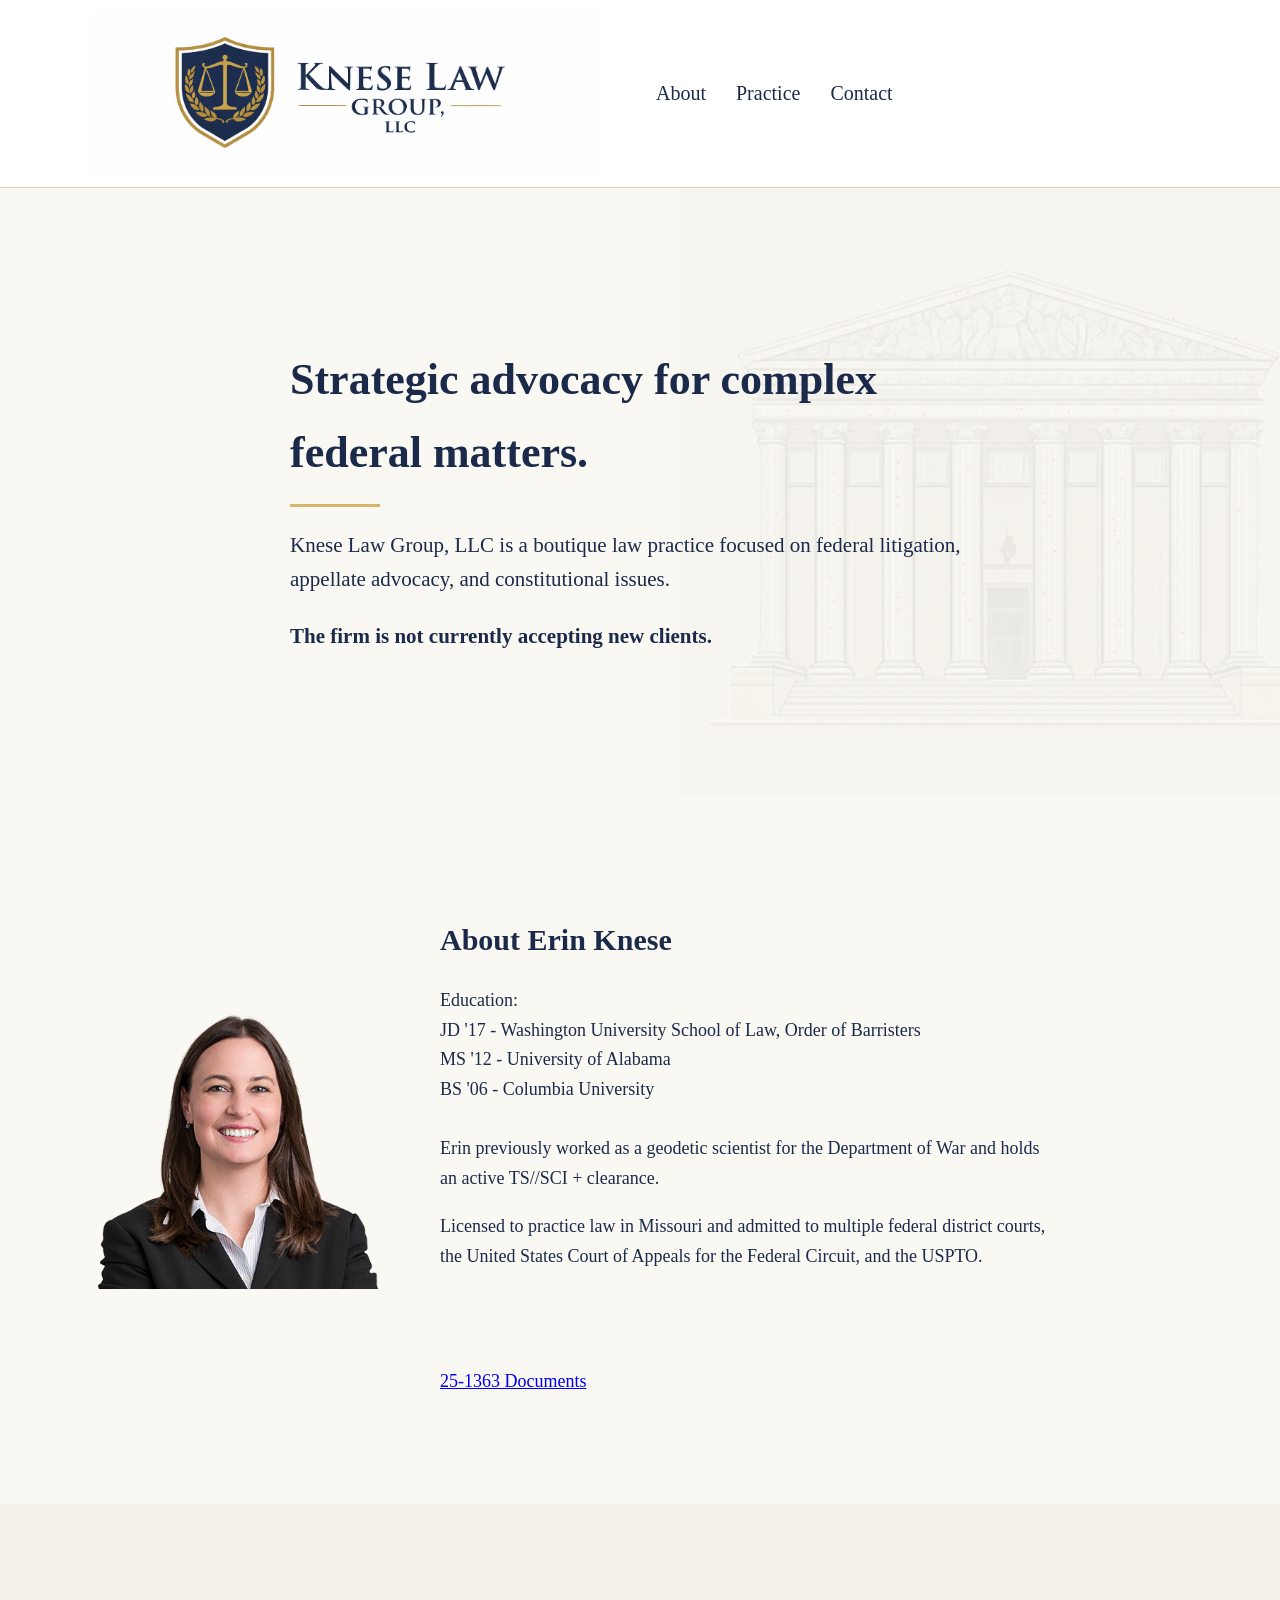
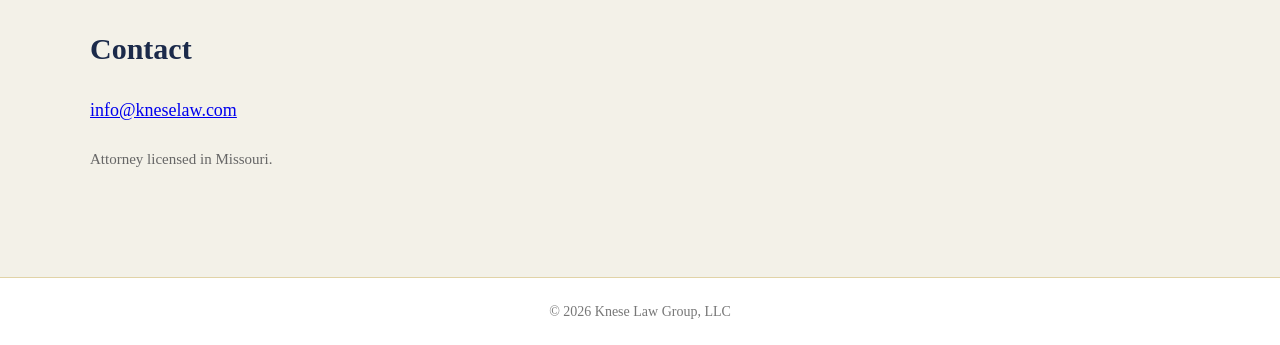
<file: index.html>
<!DOCTYPE html>
<html lang="en">
<head>
<meta charset="UTF-8">
<meta name="viewport" content="width=device-width, initial-scale=1.0">
<title>Knese Law Group, LLC</title>

 <!-- Google tag (gtag.js) -->
<script async src="https://www.googletagmanager.com/gtag/js?id=G-9QTL6NEPR0"></script>
<script>
  window.dataLayer = window.dataLayer || [];
  function gtag(){dataLayer.push(arguments);}
  gtag('js', new Date());

  gtag('config', 'G-9QTL6NEPR0');
</script>


 
<script type="application/ld+json">
{
 "@context": "https://schema.org",
 "@type": "LegalService",
 "name": "Knese Law Group, LLC",
 "url": "https://kneselaw.com",
 "email": "info@kneselaw.com",
 "areaServed": "United States",
 "founder": {
  "@type":"Person",
  "name": "Erin Knese",
  "alternateName":"Erin Darnell Knese"
  }
}
</script>
<link rel="stylesheet" href="style.css">
</head>

<body>

<header>
<div class="container header-row">

<div class="brand">
<img src="logo.png" class="logo">

<div class="brand-text">
<!-- <h1>Knese Law Group, LLC</h1>
<p class="tagline">Federal Appellate & Litigation Practice</p>
</div>-->
</div>

<nav>
<a href="#about">About</a>
<a href="#practice">Practice</a>
<a href="#contact">Contact</a>
</nav>

</div>
</header>

<section class="hero">

<div class="hero-bg"></div>

<div class="container hero-content">

<h2>Strategic advocacy for complex federal matters.</h2>

<p>
Knese Law Group, LLC is a boutique law practice focused on federal
litigation, appellate advocacy, and constitutional issues.
</p>

<p class="notice">
The firm is not currently accepting new clients.
</p>

</div>

</section>

<section id="about" class="section">

<div class="container about">

<div class="about-photo">
<img src="portrait.png">
</div>

<div class="about-text">

<h3>About Erin Knese</h3>

<!--<p>
Erin Knese represents clients in complex federal litigation and appellate matters.
Her work focuses on constitutional issues, administrative law, and federal employment disputes.
</p> -->

<p>
Education:<br>
JD '17 - Washington University School of Law, Order of Barristers<br>
MS '12 - University of Alabama<br>
BS '06 - Columbia University<br>
<br>
Erin previously worked as a geodetic scientist for the Department of War and holds an active TS//SCI + clearance.<br>
</p>

<p>
Licensed to practice law in Missouri and admitted to multiple federal district courts, the United States Court of Appeals for the Federal Circuit, and the USPTO.
</p>
<br><br>
<p>
<a href="https://kneselaw.com/docs.html">25-1363 Documents</a>
</p>
 
 
</div>

</div>

</section>

<section id="contact" class="section light">

<div class="container">

<h3>Contact</h3>

<p>
<a href="mailto:info@kneselaw.com">info@kneselaw.com</a>
</p>

<p class="disclaimer">
Attorney licensed in Missouri. 
</p>

</div>

</section>

<footer>
<div class="container">
© 2026 Knese Law Group, LLC
</div>
</footer>

</body>
</html>
</file>
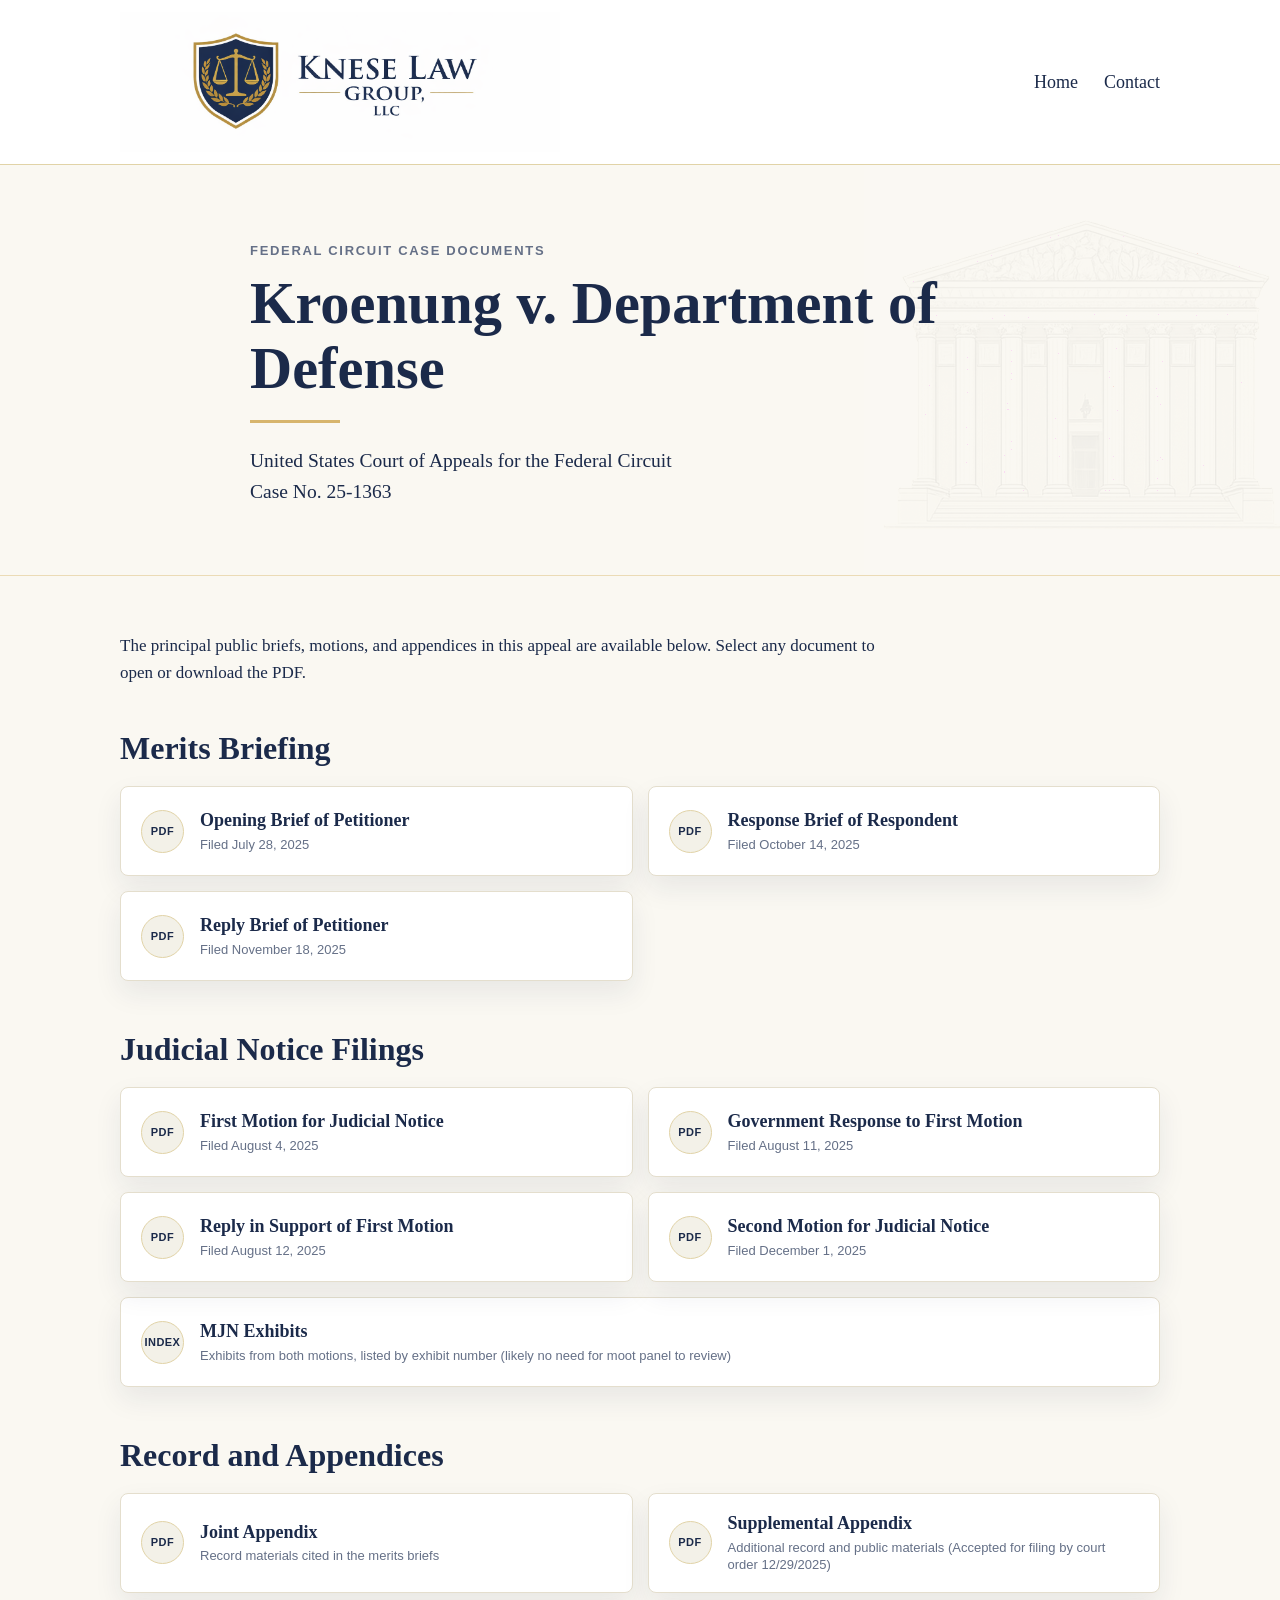
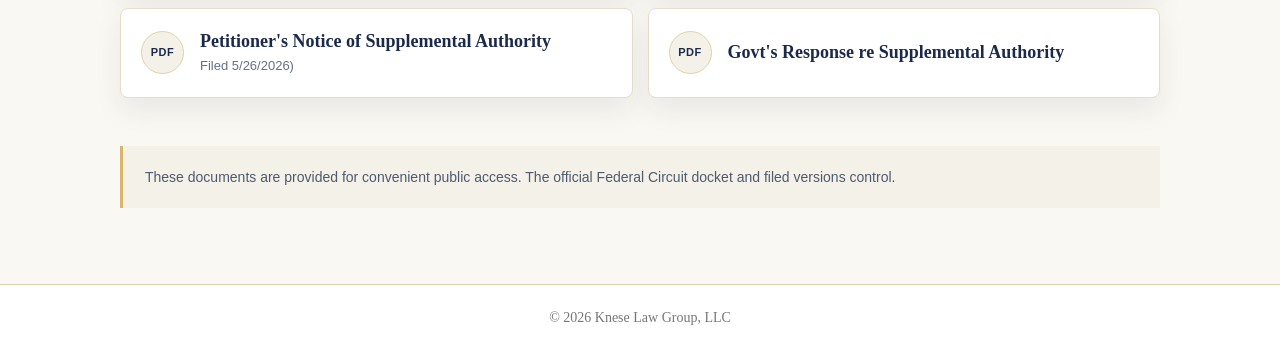
<file: docs.html>
<!DOCTYPE html>
<html lang="en">
<head>
  <meta charset="UTF-8">
  <meta name="viewport" content="width=device-width, initial-scale=1.0">
  <meta name="description" content="Public briefing and appendices in Kroenung v. Department of Defense, Federal Circuit No. 25-1363.">
  <title>Kroenung v. Department of Defense | Case Documents</title>

  <!-- Google tag (gtag.js) -->
  <script async src="https://www.googletagmanager.com/gtag/js?id=G-9QTL6NEPR0"></script>
  <script>
    window.dataLayer = window.dataLayer || [];
    function gtag(){dataLayer.push(arguments);}
    gtag('js', new Date());
    gtag('config', 'G-9QTL6NEPR0');
  </script>

  <style>
    :root {
      --navy: #1b2a4a;
      --gold: #d7b56d;
      --gold-light: #e1d3a7;
      --cream: #faf8f2;
      --cream-dark: #f3f1e8;
      --white: #ffffff;
      --muted: #657087;
      --shadow: 0 12px 28px rgba(27, 42, 74, 0.08);
    }

    * { box-sizing: border-box; }

    body {
      margin: 0;
      color: var(--navy);
      background: var(--cream);
      font-family: Georgia, "Times New Roman", serif;
      font-size: 17px;
      line-height: 1.6;
    }

    img { display: block; max-width: 100%; height: auto; }

    a { color: inherit; }

    .container {
      width: min(1040px, 92%);
      margin: 0 auto;
    }

    header {
      padding: 12px 0;
      background: var(--white);
      border-bottom: 1px solid var(--gold-light);
    }

    .header-row {
      display: flex;
      align-items: center;
      justify-content: space-between;
      gap: 28px;
    }

    .logo { width: min(440px, 62vw); }

    nav {
      display: flex;
      gap: 26px;
      white-space: nowrap;
    }

    nav a {
      font-size: 18px;
      text-decoration: none;
    }

    nav a:hover,
    nav a:focus-visible { text-decoration: underline; }

    .hero {
      position: relative;
      overflow: hidden;
      padding: 76px 0 68px;
      border-bottom: 1px solid rgba(215, 181, 109, 0.45);
    }

    .hero::after {
      position: absolute;
      z-index: 0;
      top: 0;
      right: -30px;
      bottom: 0;
      width: min(650px, 60%);
      background: url("courthouse-outline.png") no-repeat right center / contain;
      content: "";
      opacity: 0.11;
    }

    .hero-content {
      position: relative;
      z-index: 1;
      max-width: 780px;
    }

    .eyebrow {
      margin: 0 0 9px;
      color: var(--muted);
      font-family: Arial, Helvetica, sans-serif;
      font-size: 13px;
      font-weight: 700;
      letter-spacing: 0.13em;
      text-transform: uppercase;
    }

    h1 {
      margin: 0;
      font-size: clamp(2.15rem, 6vw, 3.65rem);
      line-height: 1.12;
    }

    h1::after {
      display: block;
      width: 90px;
      height: 3px;
      margin-top: 18px;
      background: var(--gold);
      content: "";
    }

    .case-meta {
      margin: 22px 0 0;
      font-size: clamp(1.03rem, 2.5vw, 1.22rem);
    }

    main { padding: 56px 0 76px; }

    .intro {
      max-width: 770px;
      margin: 0 0 42px;
    }

    .intro p { margin: 0; }

    .document-section + .document-section { margin-top: 48px; }

    h2 {
      margin: 0 0 18px;
      font-size: clamp(1.55rem, 4vw, 2rem);
      line-height: 1.25;
    }

    .document-grid {
      display: grid;
      grid-template-columns: repeat(2, minmax(0, 1fr));
      gap: 15px;
    }

    .document-link {
      display: flex;
      align-items: center;
      min-height: 90px;
      padding: 18px 20px;
      gap: 16px;
      background: var(--white);
      border: 1px solid #e4decd;
      border-radius: 8px;
      box-shadow: var(--shadow);
      text-decoration: none;
      transition: transform 150ms ease, border-color 150ms ease, box-shadow 150ms ease;
    }

    .document-link:hover,
    .document-link:focus-visible {
      transform: translateY(-2px);
      border-color: var(--gold);
      box-shadow: 0 14px 30px rgba(27, 42, 74, 0.13);
      outline: none;
    }

    .pdf-icon {
      flex: 0 0 auto;
      width: 43px;
      height: 43px;
      display: grid;
      place-items: center;
      color: var(--navy);
      background: var(--cream-dark);
      border: 1px solid var(--gold-light);
      border-radius: 50%;
      font-family: Arial, Helvetica, sans-serif;
      font-size: 11px;
      font-weight: 800;
      letter-spacing: 0.04em;
    }

    .document-title {
      display: block;
      font-size: 18px;
      font-weight: 700;
      line-height: 1.3;
    }

    .document-date {
      display: block;
      margin-top: 4px;
      color: var(--muted);
      font-family: Arial, Helvetica, sans-serif;
      font-size: 13px;
      line-height: 1.3;
    }

    .note {
      margin-top: 48px;
      padding: 20px 22px;
      background: var(--cream-dark);
      border-left: 3px solid var(--gold);
      color: #4f5a70;
      font-family: Arial, Helvetica, sans-serif;
      font-size: 14px;
    }

    footer {
      padding: 22px;
      color: #777;
      background: var(--white);
      border-top: 1px solid var(--gold-light);
      text-align: center;
      font-size: 14px;
    }

    @media (max-width: 720px) {
      .header-row { flex-direction: column; gap: 10px; }
      .logo { width: min(280px, 82vw); }
      nav { gap: 20px; }
      nav a { font-size: 16px; }
      .hero { padding: 46px 0 42px; }
      .hero::after { display: none; }
      main { padding: 40px 0 54px; }
      .document-grid { grid-template-columns: 1fr; }
      .document-section + .document-section { margin-top: 40px; }
    }
  </style>
</head>

<body>
  <header>
    <div class="container header-row">
      <a href="index.html" aria-label="Knese Law Group home">
        <img src="logo.png" class="logo" alt="Knese Law Group, LLC">
      </a>
      <nav aria-label="Page navigation">
        <a href="index.html">Home</a>
        <a href="mailto:info@kneselaw.com">Contact</a>
      </nav>
    </div>
  </header>

  <section class="hero">
    <div class="container hero-content">
      <p class="eyebrow">Federal Circuit Case Documents</p>
      <h1>Kroenung v. Department of Defense</h1>
      <p class="case-meta">
        United States Court of Appeals for the Federal Circuit<br>
        Case No. 25-1363
      </p>
    </div>
  </section>

  <main>
    <div class="container">
      <div class="intro">
        <p>
          The principal public briefs, motions, and appendices in this appeal are
          available below. Select any document to open or download the PDF.
        </p>
      </div>

      <section class="document-section" aria-labelledby="merits-heading">
        <h2 id="merits-heading">Merits Briefing</h2>
        <div class="document-grid">
          <a class="document-link" href="docs/2025-0728_OpeningBrief.pdf" target="_blank" rel="noopener">
            <span class="pdf-icon" aria-hidden="true">PDF</span>
            <span>
              <span class="document-title">Opening Brief of Petitioner</span>
              <span class="document-date">Filed July 28, 2025</span>
            </span>
          </a>

          <a class="document-link" href="docs/2025-1014_GovtResponseBrief.pdf" target="_blank" rel="noopener">
            <span class="pdf-icon" aria-hidden="true">PDF</span>
            <span>
              <span class="document-title">Response Brief of Respondent</span>
              <span class="document-date">Filed October 14, 2025</span>
            </span>
          </a>

          <a class="document-link" href="docs/2025-1118_ReplyBrief.pdf" target="_blank" rel="noopener">
            <span class="pdf-icon" aria-hidden="true">PDF</span>
            <span>
              <span class="document-title">Reply Brief of Petitioner</span>
              <span class="document-date">Filed November 18, 2025</span>
            </span>
          </a>

        </div>
      </section>

      <section class="document-section" aria-labelledby="notice-heading">
        <h2 id="notice-heading">Judicial Notice Filings</h2>
        <div class="document-grid">
          <a class="document-link" href="docs/2025-0804_MJN.pdf" target="_blank" rel="noopener">
            <span class="pdf-icon" aria-hidden="true">PDF</span>
            <span>
              <span class="document-title">First Motion for Judicial Notice</span>
              <span class="document-date">Filed August 4, 2025</span>
            </span>
          </a>

          <a class="document-link" href="docs/2025-0811_MJN_GOVT_RESPONSE.pdf" target="_blank" rel="noopener">
            <span class="pdf-icon" aria-hidden="true">PDF</span>
            <span>
              <span class="document-title">Government Response to First Motion</span>
              <span class="document-date">Filed August 11, 2025</span>
            </span>
          </a>

          <a class="document-link" href="docs/2025-0812_MJN_REPLY.pdf" target="_blank" rel="noopener">
            <span class="pdf-icon" aria-hidden="true">PDF</span>
            <span>
              <span class="document-title">Reply in Support of First Motion</span>
              <span class="document-date">Filed August 12, 2025</span>
            </span>
          </a>

          <a class="document-link" href="docs/2025-1201_2MJN.pdf" target="_blank" rel="noopener">
            <span class="pdf-icon" aria-hidden="true">PDF</span>
            <span>
              <span class="document-title">Second Motion for Judicial Notice</span>
              <span class="document-date">Filed December 1, 2025</span>
            </span>
          </a>
        </div>

        <a class="document-link" href="mjn-exhibits.html" style="margin-top: 15px;">
          <span class="pdf-icon" aria-hidden="true">INDEX</span>
          <span>
            <span class="document-title">MJN Exhibits</span>
            <span class="document-date">Exhibits from both motions, listed by exhibit number (likely no need for moot panel to review)</span>
          </span>
        </a>
      </section>

      <section class="document-section" aria-labelledby="record-heading">
        <h2 id="record-heading">Record and Appendices</h2>
        <div class="document-grid">
          <a class="document-link" href="docs/JOINT_APPENDIX.pdf" target="_blank" rel="noopener">
            <span class="pdf-icon" aria-hidden="true">PDF</span>
            <span>
              <span class="document-title">Joint Appendix</span>
              <span class="document-date">Record materials cited in the merits briefs</span>
            </span>
          </a>

          <a class="document-link" href="docs/SUPPLEMENTAL_APPENDIXc.pdf" target="_blank" rel="noopener">
            <span class="pdf-icon" aria-hidden="true">PDF</span>
            <span>
              <span class="document-title">Supplemental Appendix</span>
              <span class="document-date">Additional record and public materials (Accepted for filing by court order 12/29/2025)</span>
            </span>
          </a>
    
          <a class="document-link" href="docs/2026-0526 Petitioner's Notice of Suppl Authority.pdf" target="_blank" rel="noopener">
            <span class="pdf-icon" aria-hidden="true">PDF</span>
            <span>
              <span class="document-title">Petitioner's Notice of Supplemental Authority</span>
              <span class="document-date">Filed 5/26/2026)</span>
            </span>
          </a>
    
          <a class="document-link" href="docs/ResponseNSA.pdf" target="_blank" rel="noopener">
            <span class="pdf-icon" aria-hidden="true">PDF</span>
            <span>
              <span class="document-title">Govt's Response re Supplemental Authority</span>
            </span>
          </a>

        </div>
      </section>

      <aside class="note">
        These documents are provided for convenient public access. The official
        Federal Circuit docket and filed versions control.
      </aside>
    </div>
  </main>

  <footer>
    <div class="container">&copy; 2026 Knese Law Group, LLC</div>
  </footer>
</body>
</html>
</file>
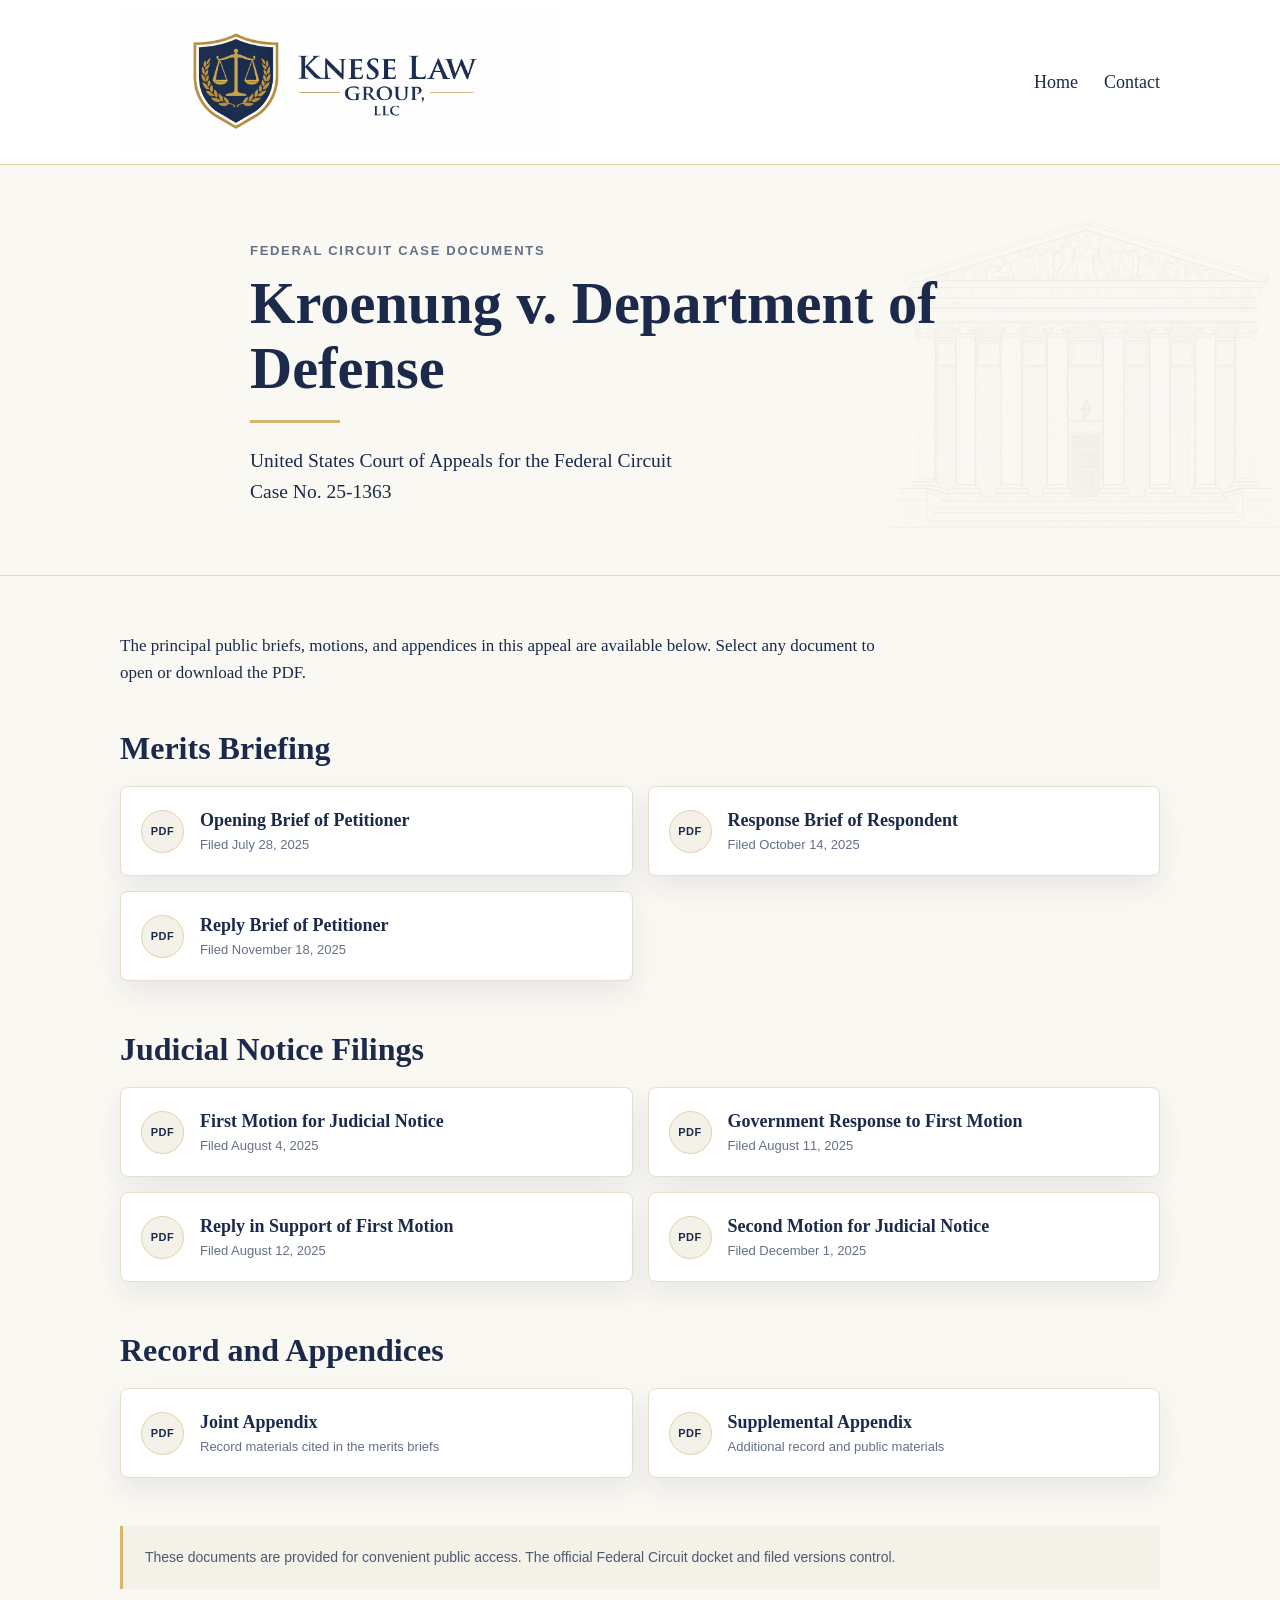
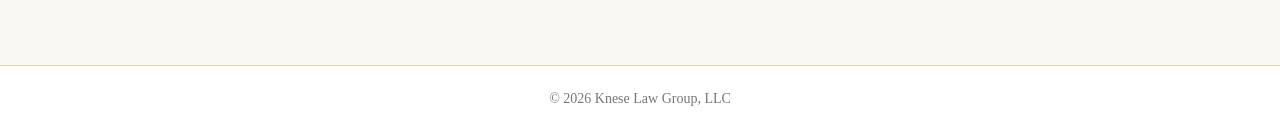
<file: kroenung-appeal.html>
<!DOCTYPE html>
<html lang="en">
<head>
  <meta charset="UTF-8">
  <meta name="viewport" content="width=device-width, initial-scale=1.0">
  <meta name="description" content="Public briefing and appendices in Kroenung v. Department of Defense, Federal Circuit No. 25-1363.">
  <title>Kroenung v. Department of Defense | Case Documents</title>

  <!-- Google tag (gtag.js) -->
  <script async src="https://www.googletagmanager.com/gtag/js?id=G-9QTL6NEPR0"></script>
  <script>
    window.dataLayer = window.dataLayer || [];
    function gtag(){dataLayer.push(arguments);}
    gtag('js', new Date());
    gtag('config', 'G-9QTL6NEPR0');
  </script>

  <style>
    :root {
      --navy: #1b2a4a;
      --gold: #d7b56d;
      --gold-light: #e1d3a7;
      --cream: #faf8f2;
      --cream-dark: #f3f1e8;
      --white: #ffffff;
      --muted: #657087;
      --shadow: 0 12px 28px rgba(27, 42, 74, 0.08);
    }

    * { box-sizing: border-box; }

    body {
      margin: 0;
      color: var(--navy);
      background: var(--cream);
      font-family: Georgia, "Times New Roman", serif;
      font-size: 17px;
      line-height: 1.6;
    }

    img { display: block; max-width: 100%; height: auto; }

    a { color: inherit; }

    .container {
      width: min(1040px, 92%);
      margin: 0 auto;
    }

    header {
      padding: 12px 0;
      background: var(--white);
      border-bottom: 1px solid var(--gold-light);
    }

    .header-row {
      display: flex;
      align-items: center;
      justify-content: space-between;
      gap: 28px;
    }

    .logo { width: min(440px, 62vw); }

    nav {
      display: flex;
      gap: 26px;
      white-space: nowrap;
    }

    nav a {
      font-size: 18px;
      text-decoration: none;
    }

    nav a:hover,
    nav a:focus-visible { text-decoration: underline; }

    .hero {
      position: relative;
      overflow: hidden;
      padding: 76px 0 68px;
      border-bottom: 1px solid rgba(215, 181, 109, 0.45);
    }

    .hero::after {
      position: absolute;
      z-index: 0;
      top: 0;
      right: -30px;
      bottom: 0;
      width: min(650px, 60%);
      background: url("courthouse-outline.png") no-repeat right center / contain;
      content: "";
      opacity: 0.11;
    }

    .hero-content {
      position: relative;
      z-index: 1;
      max-width: 780px;
    }

    .eyebrow {
      margin: 0 0 9px;
      color: var(--muted);
      font-family: Arial, Helvetica, sans-serif;
      font-size: 13px;
      font-weight: 700;
      letter-spacing: 0.13em;
      text-transform: uppercase;
    }

    h1 {
      margin: 0;
      font-size: clamp(2.15rem, 6vw, 3.65rem);
      line-height: 1.12;
    }

    h1::after {
      display: block;
      width: 90px;
      height: 3px;
      margin-top: 18px;
      background: var(--gold);
      content: "";
    }

    .case-meta {
      margin: 22px 0 0;
      font-size: clamp(1.03rem, 2.5vw, 1.22rem);
    }

    main { padding: 56px 0 76px; }

    .intro {
      max-width: 770px;
      margin: 0 0 42px;
    }

    .intro p { margin: 0; }

    .document-section + .document-section { margin-top: 48px; }

    h2 {
      margin: 0 0 18px;
      font-size: clamp(1.55rem, 4vw, 2rem);
      line-height: 1.25;
    }

    .document-grid {
      display: grid;
      grid-template-columns: repeat(2, minmax(0, 1fr));
      gap: 15px;
    }

    .document-link {
      display: flex;
      align-items: center;
      min-height: 90px;
      padding: 18px 20px;
      gap: 16px;
      background: var(--white);
      border: 1px solid #e4decd;
      border-radius: 8px;
      box-shadow: var(--shadow);
      text-decoration: none;
      transition: transform 150ms ease, border-color 150ms ease, box-shadow 150ms ease;
    }

    .document-link:hover,
    .document-link:focus-visible {
      transform: translateY(-2px);
      border-color: var(--gold);
      box-shadow: 0 14px 30px rgba(27, 42, 74, 0.13);
      outline: none;
    }

    .pdf-icon {
      flex: 0 0 auto;
      width: 43px;
      height: 43px;
      display: grid;
      place-items: center;
      color: var(--navy);
      background: var(--cream-dark);
      border: 1px solid var(--gold-light);
      border-radius: 50%;
      font-family: Arial, Helvetica, sans-serif;
      font-size: 11px;
      font-weight: 800;
      letter-spacing: 0.04em;
    }

    .document-title {
      display: block;
      font-size: 18px;
      font-weight: 700;
      line-height: 1.3;
    }

    .document-date {
      display: block;
      margin-top: 4px;
      color: var(--muted);
      font-family: Arial, Helvetica, sans-serif;
      font-size: 13px;
      line-height: 1.3;
    }

    .note {
      margin-top: 48px;
      padding: 20px 22px;
      background: var(--cream-dark);
      border-left: 3px solid var(--gold);
      color: #4f5a70;
      font-family: Arial, Helvetica, sans-serif;
      font-size: 14px;
    }

    footer {
      padding: 22px;
      color: #777;
      background: var(--white);
      border-top: 1px solid var(--gold-light);
      text-align: center;
      font-size: 14px;
    }

    @media (max-width: 720px) {
      .header-row { flex-direction: column; gap: 10px; }
      .logo { width: min(280px, 82vw); }
      nav { gap: 20px; }
      nav a { font-size: 16px; }
      .hero { padding: 46px 0 42px; }
      .hero::after { display: none; }
      main { padding: 40px 0 54px; }
      .document-grid { grid-template-columns: 1fr; }
      .document-section + .document-section { margin-top: 40px; }
    }
  </style>
</head>

<body>
  <header>
    <div class="container header-row">
      <a href="index.html" aria-label="Knese Law Group home">
        <img src="logo.png" class="logo" alt="Knese Law Group, LLC">
      </a>
      <nav aria-label="Page navigation">
        <a href="index.html">Home</a>
        <a href="mailto:info@kneselaw.com">Contact</a>
      </nav>
    </div>
  </header>

  <section class="hero">
    <div class="container hero-content">
      <p class="eyebrow">Federal Circuit Case Documents</p>
      <h1>Kroenung v. Department of Defense</h1>
      <p class="case-meta">
        United States Court of Appeals for the Federal Circuit<br>
        Case No. 25-1363
      </p>
    </div>
  </section>

  <main>
    <div class="container">
      <div class="intro">
        <p>
          The principal public briefs, motions, and appendices in this appeal are
          available below. Select any document to open or download the PDF.
        </p>
      </div>

      <section class="document-section" aria-labelledby="merits-heading">
        <h2 id="merits-heading">Merits Briefing</h2>
        <div class="document-grid">
          <a class="document-link" href="docs/2025-0728_OpeningBrief.pdf" target="_blank" rel="noopener">
            <span class="pdf-icon" aria-hidden="true">PDF</span>
            <span>
              <span class="document-title">Opening Brief of Petitioner</span>
              <span class="document-date">Filed July 28, 2025</span>
            </span>
          </a>

          <a class="document-link" href="docs/2025-1014_GovtResponseBrief.pdf" target="_blank" rel="noopener">
            <span class="pdf-icon" aria-hidden="true">PDF</span>
            <span>
              <span class="document-title">Response Brief of Respondent</span>
              <span class="document-date">Filed October 14, 2025</span>
            </span>
          </a>

          <a class="document-link" href="docs/2025-1118_ReplyBrief.pdf" target="_blank" rel="noopener">
            <span class="pdf-icon" aria-hidden="true">PDF</span>
            <span>
              <span class="document-title">Reply Brief of Petitioner</span>
              <span class="document-date">Filed November 18, 2025</span>
            </span>
          </a>

        </div>
      </section>

      <section class="document-section" aria-labelledby="notice-heading">
        <h2 id="notice-heading">Judicial Notice Filings</h2>
        <div class="document-grid">
          <a class="document-link" href="docs/2025-0804_MJN.pdf" target="_blank" rel="noopener">
            <span class="pdf-icon" aria-hidden="true">PDF</span>
            <span>
              <span class="document-title">First Motion for Judicial Notice</span>
              <span class="document-date">Filed August 4, 2025</span>
            </span>
          </a>

          <a class="document-link" href="docs/2025-0811_MJN_GOVT_RESPONSE.pdf" target="_blank" rel="noopener">
            <span class="pdf-icon" aria-hidden="true">PDF</span>
            <span>
              <span class="document-title">Government Response to First Motion</span>
              <span class="document-date">Filed August 11, 2025</span>
            </span>
          </a>

          <a class="document-link" href="docs/2025-0812_MJN_REPLY.pdf" target="_blank" rel="noopener">
            <span class="pdf-icon" aria-hidden="true">PDF</span>
            <span>
              <span class="document-title">Reply in Support of First Motion</span>
              <span class="document-date">Filed August 12, 2025</span>
            </span>
          </a>

          <a class="document-link" href="docs/2025-1201_2MJN.pdf" target="_blank" rel="noopener">
            <span class="pdf-icon" aria-hidden="true">PDF</span>
            <span>
              <span class="document-title">Second Motion for Judicial Notice</span>
              <span class="document-date">Filed December 1, 2025</span>
            </span>
          </a>
        </div>
      </section>

      <section class="document-section" aria-labelledby="record-heading">
        <h2 id="record-heading">Record and Appendices</h2>
        <div class="document-grid">
          <a class="document-link" href="docs/JOINT_APPENDIX.pdf" target="_blank" rel="noopener">
            <span class="pdf-icon" aria-hidden="true">PDF</span>
            <span>
              <span class="document-title">Joint Appendix</span>
              <span class="document-date">Record materials cited in the merits briefs</span>
            </span>
          </a>

          <a class="document-link" href="docs/SUPPLEMENTAL_APPENDIXc.pdf" target="_blank" rel="noopener">
            <span class="pdf-icon" aria-hidden="true">PDF</span>
            <span>
              <span class="document-title">Supplemental Appendix</span>
              <span class="document-date">Additional record and public materials</span>
            </span>
          </a>

        </div>
      </section>

      <aside class="note">
        These documents are provided for convenient public access. The official
        Federal Circuit docket and filed versions control.
      </aside>
    </div>
  </main>

  <footer>
    <div class="container">&copy; 2026 Knese Law Group, LLC</div>
  </footer>
</body>
</html>
</file>
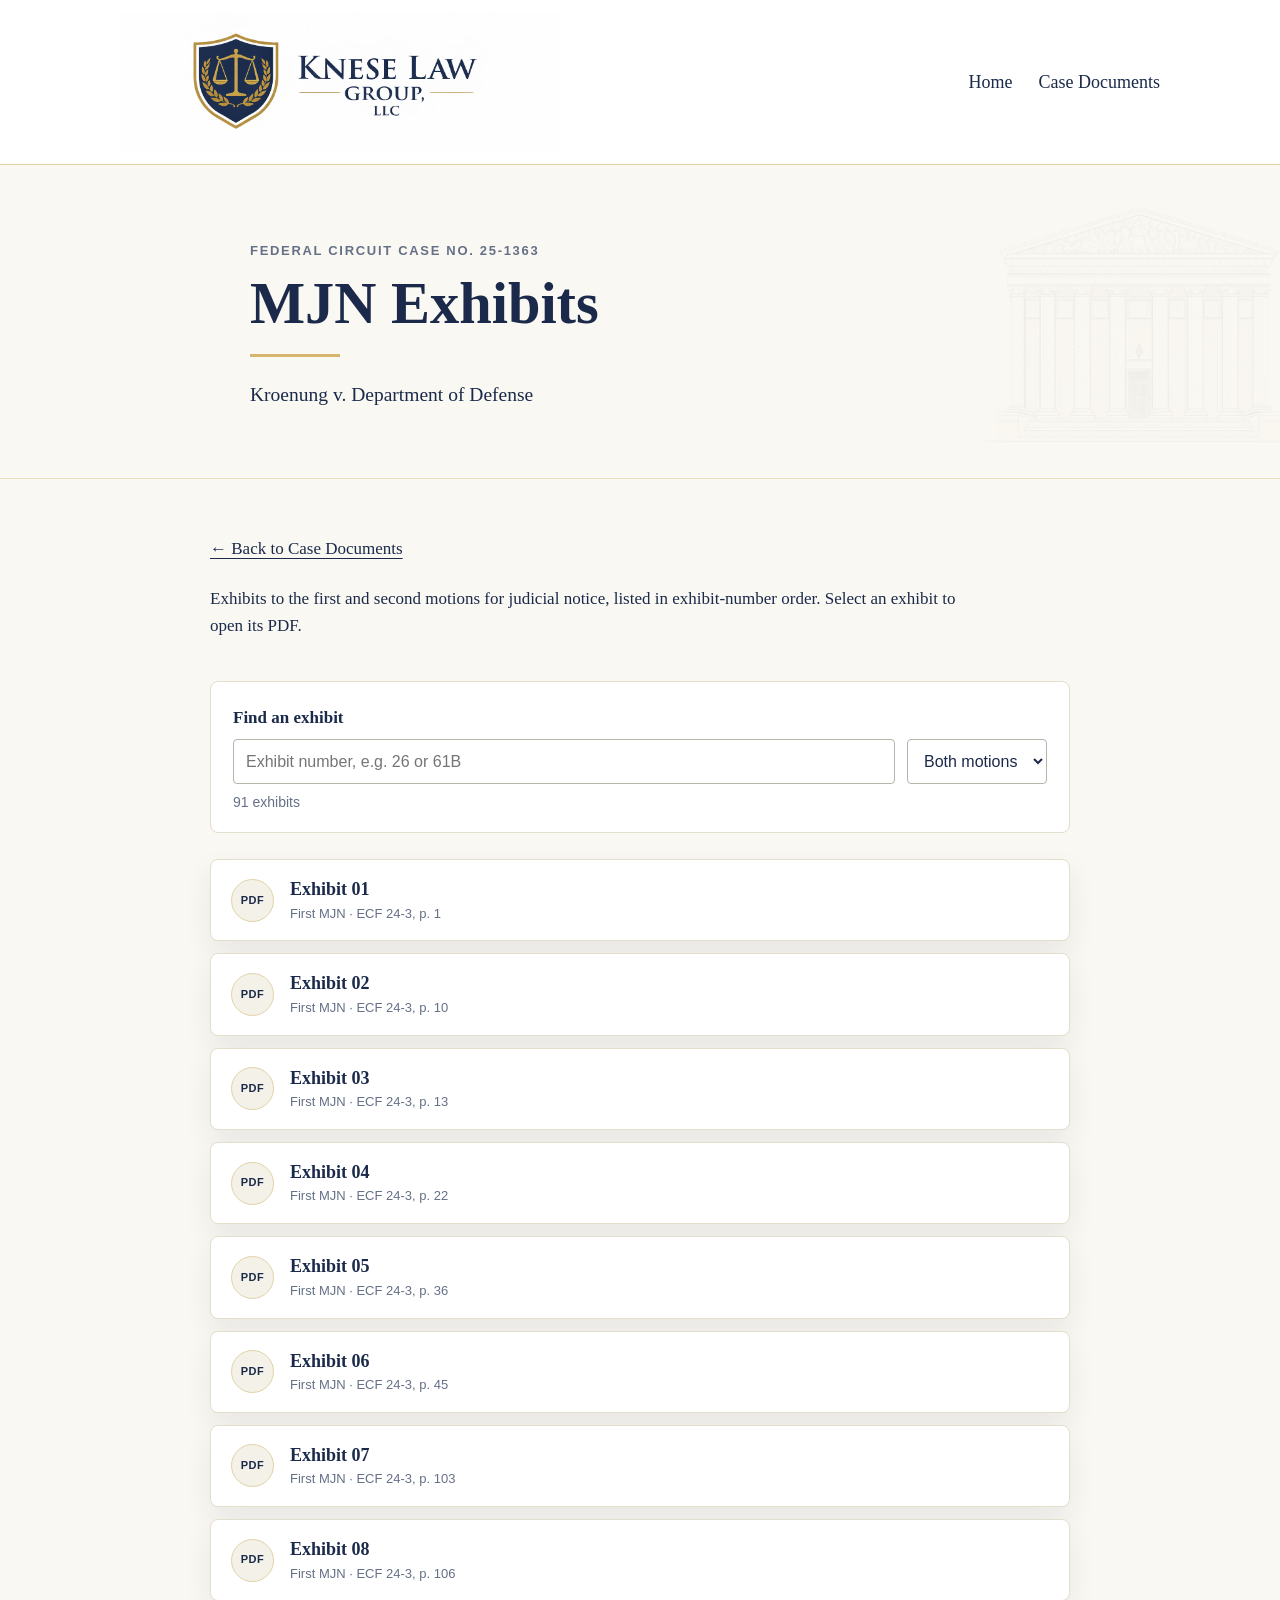
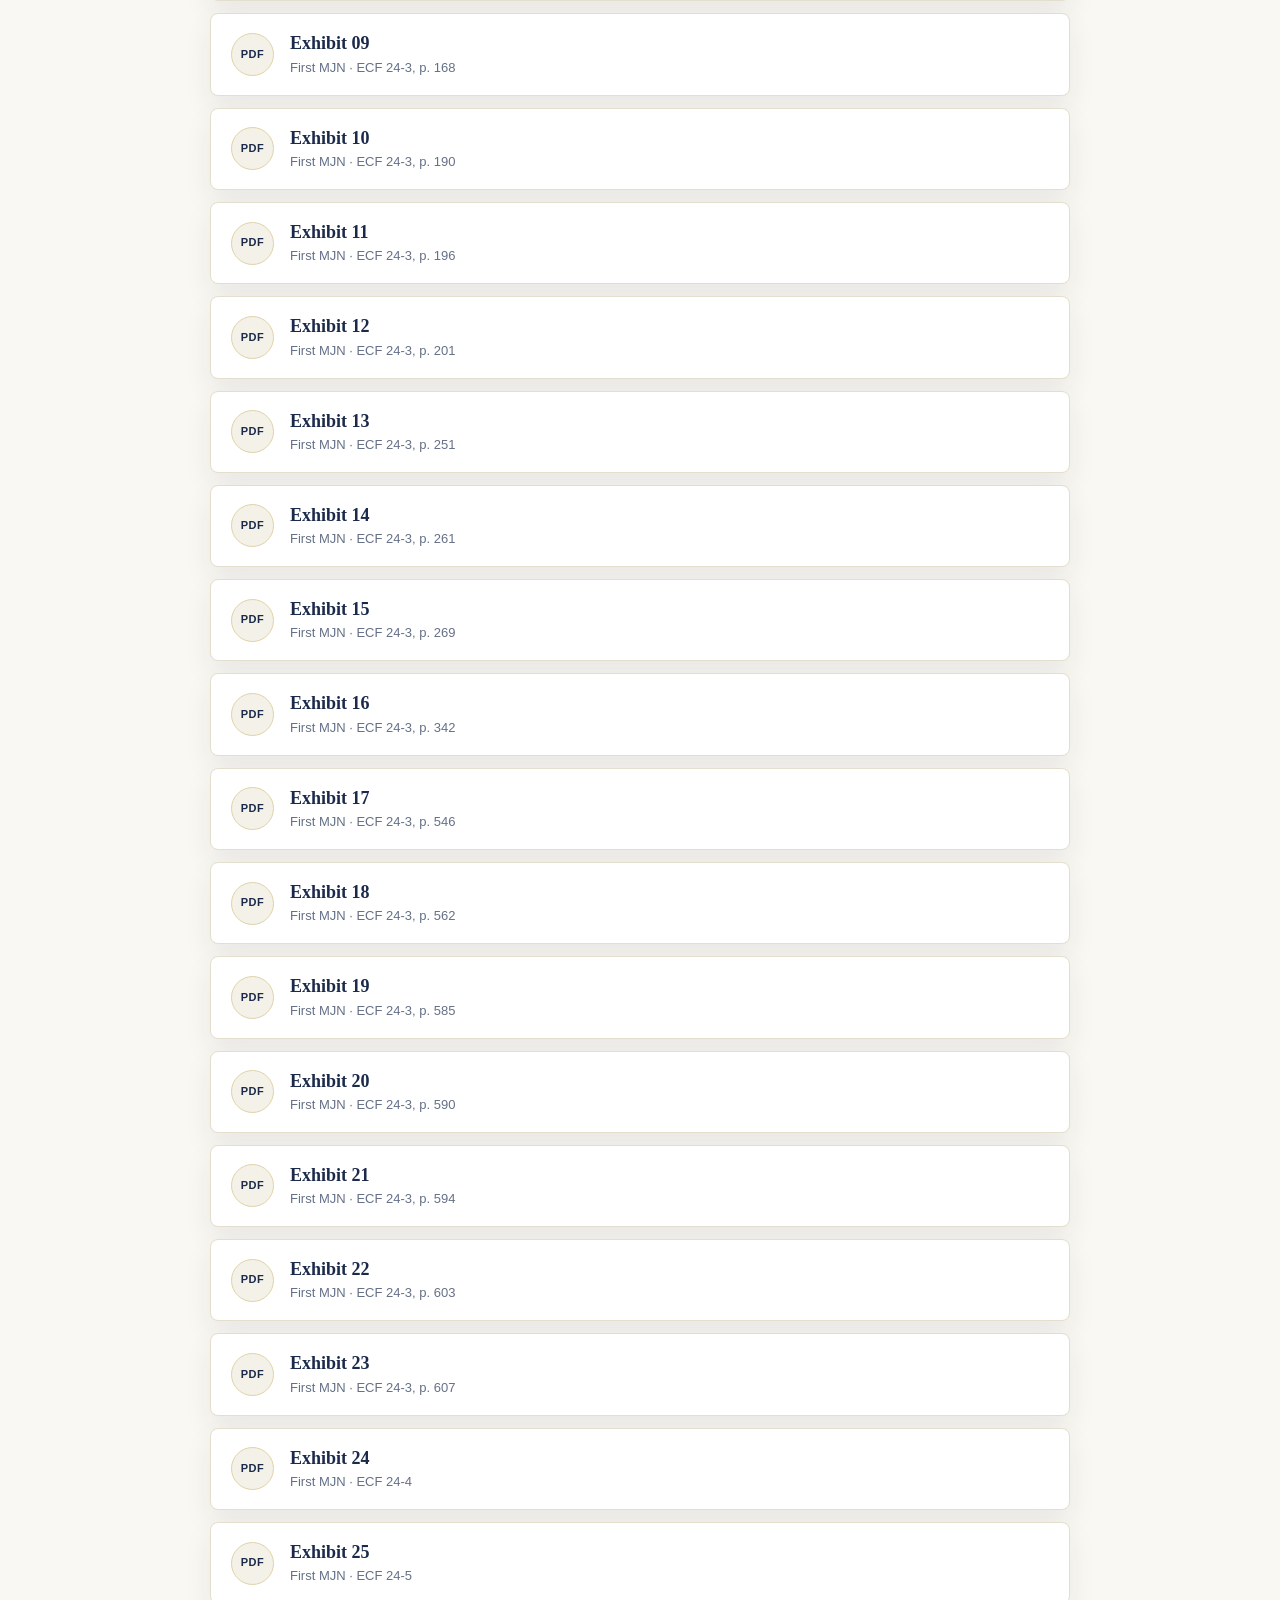
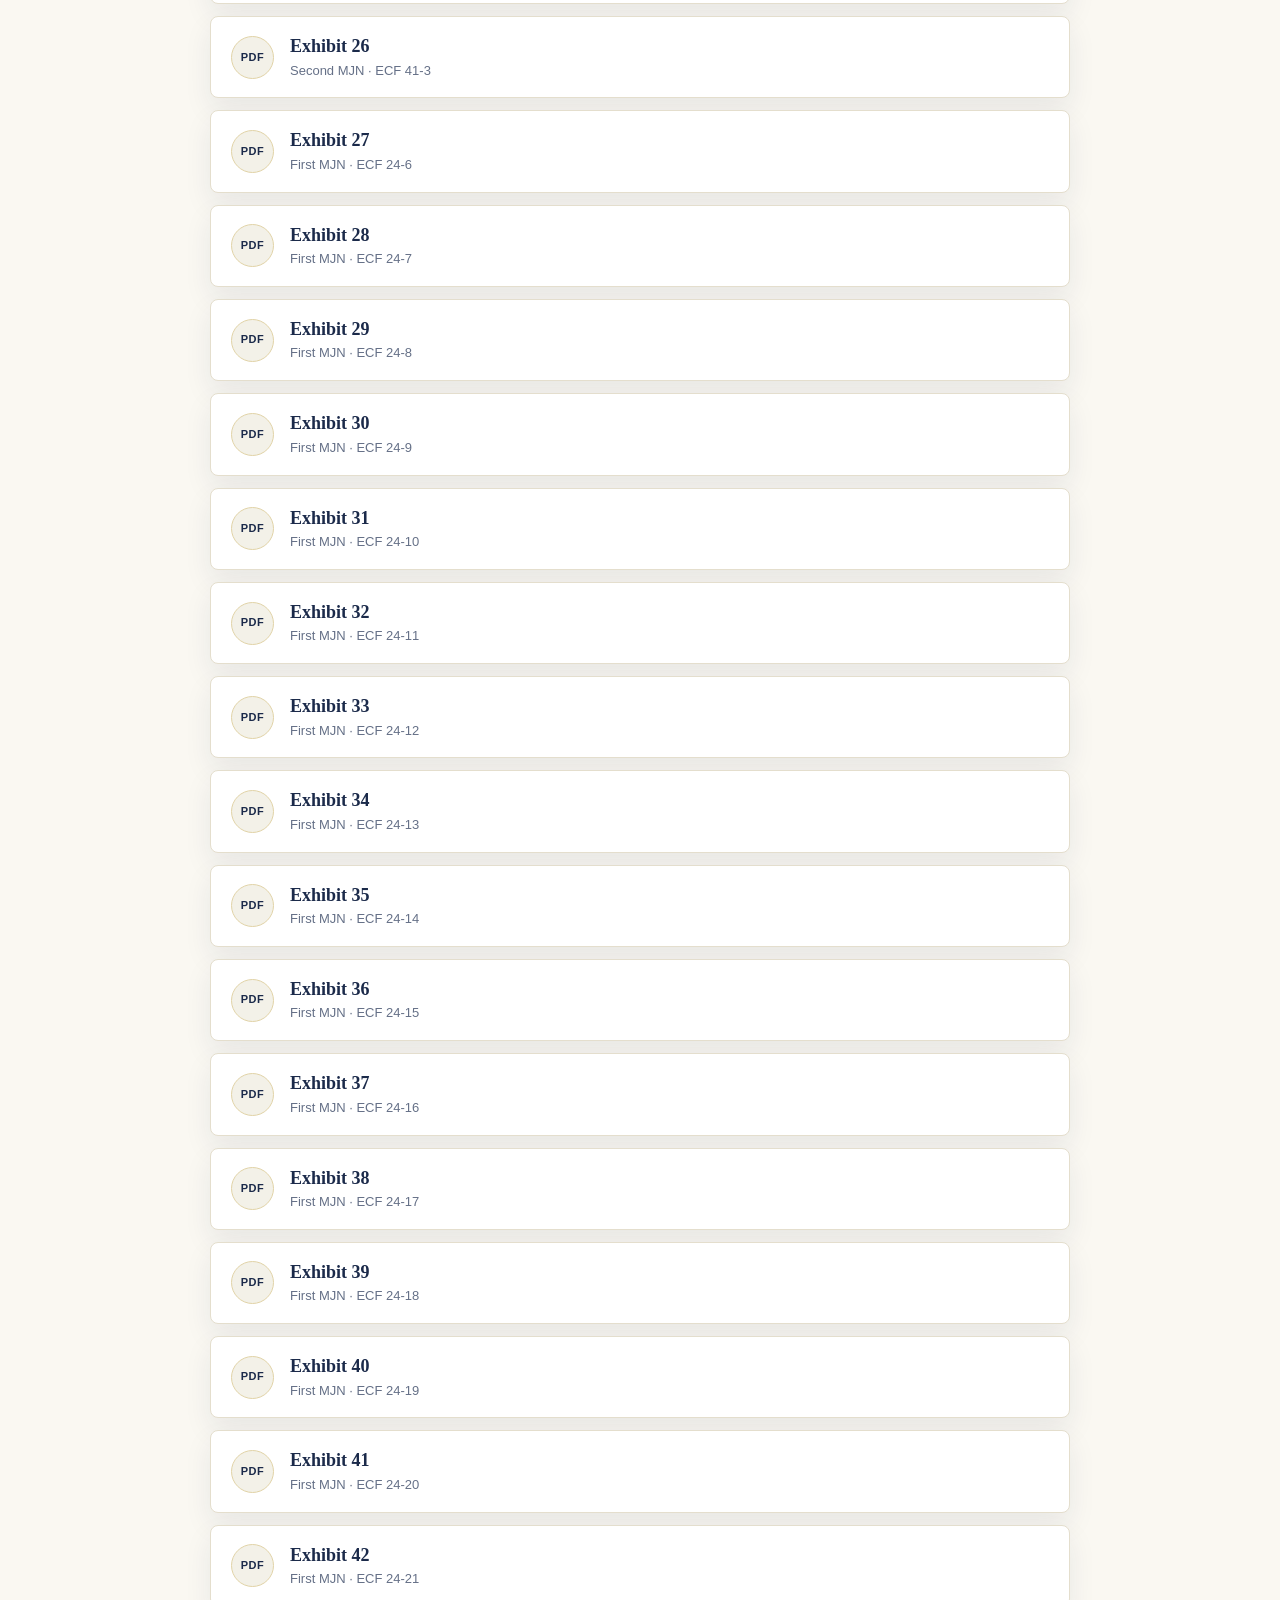
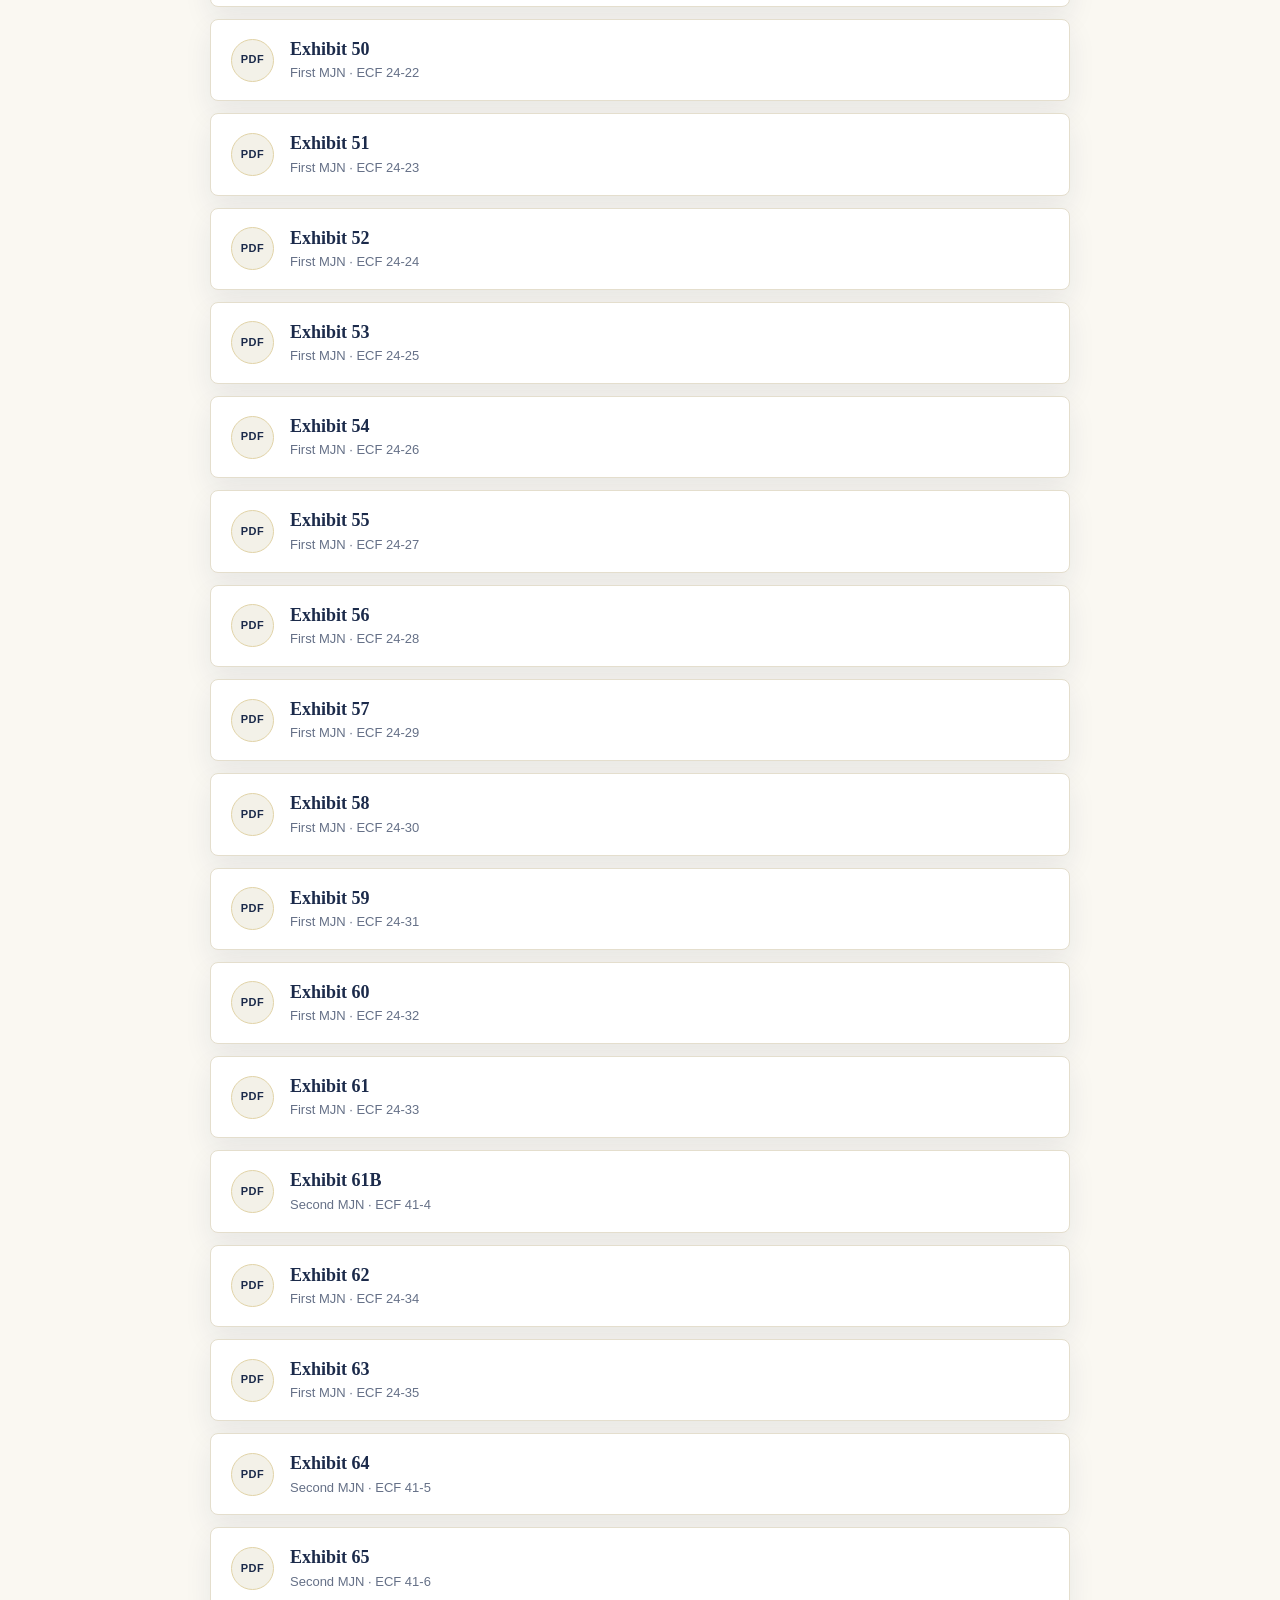
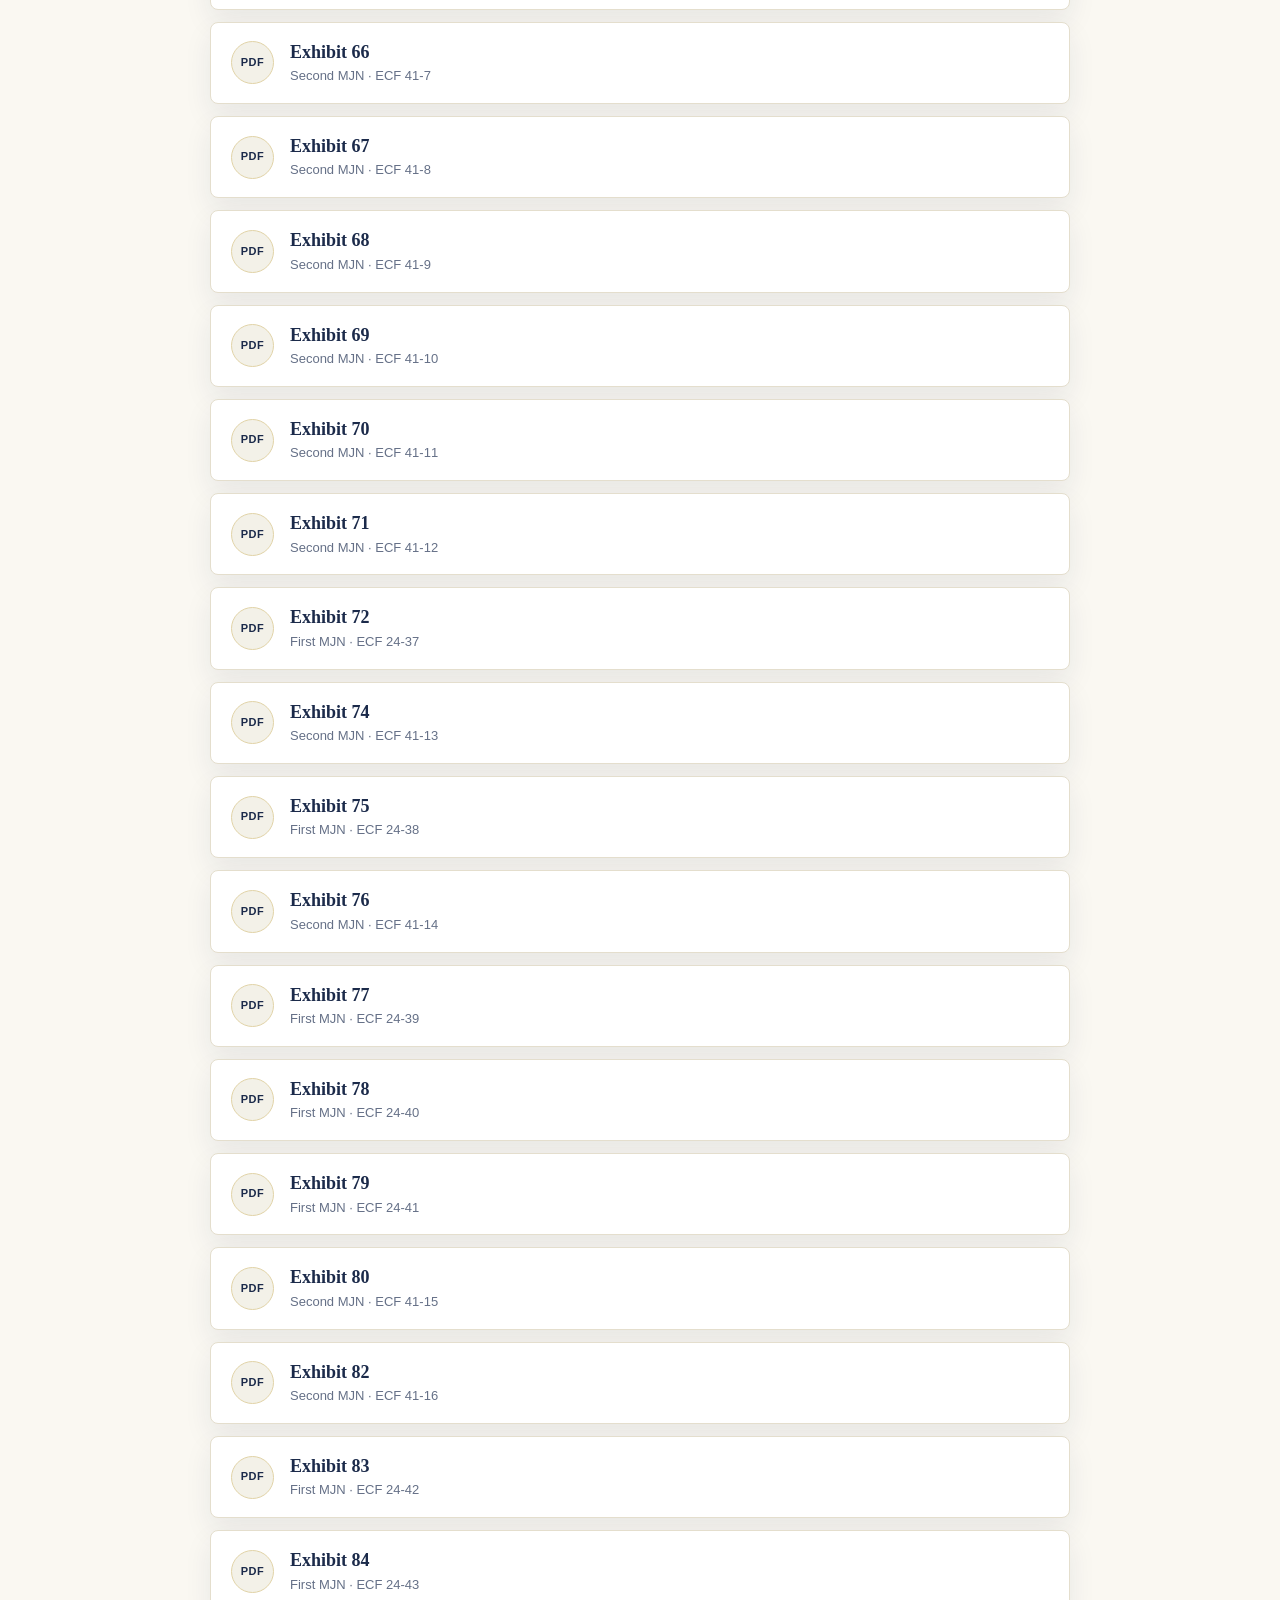
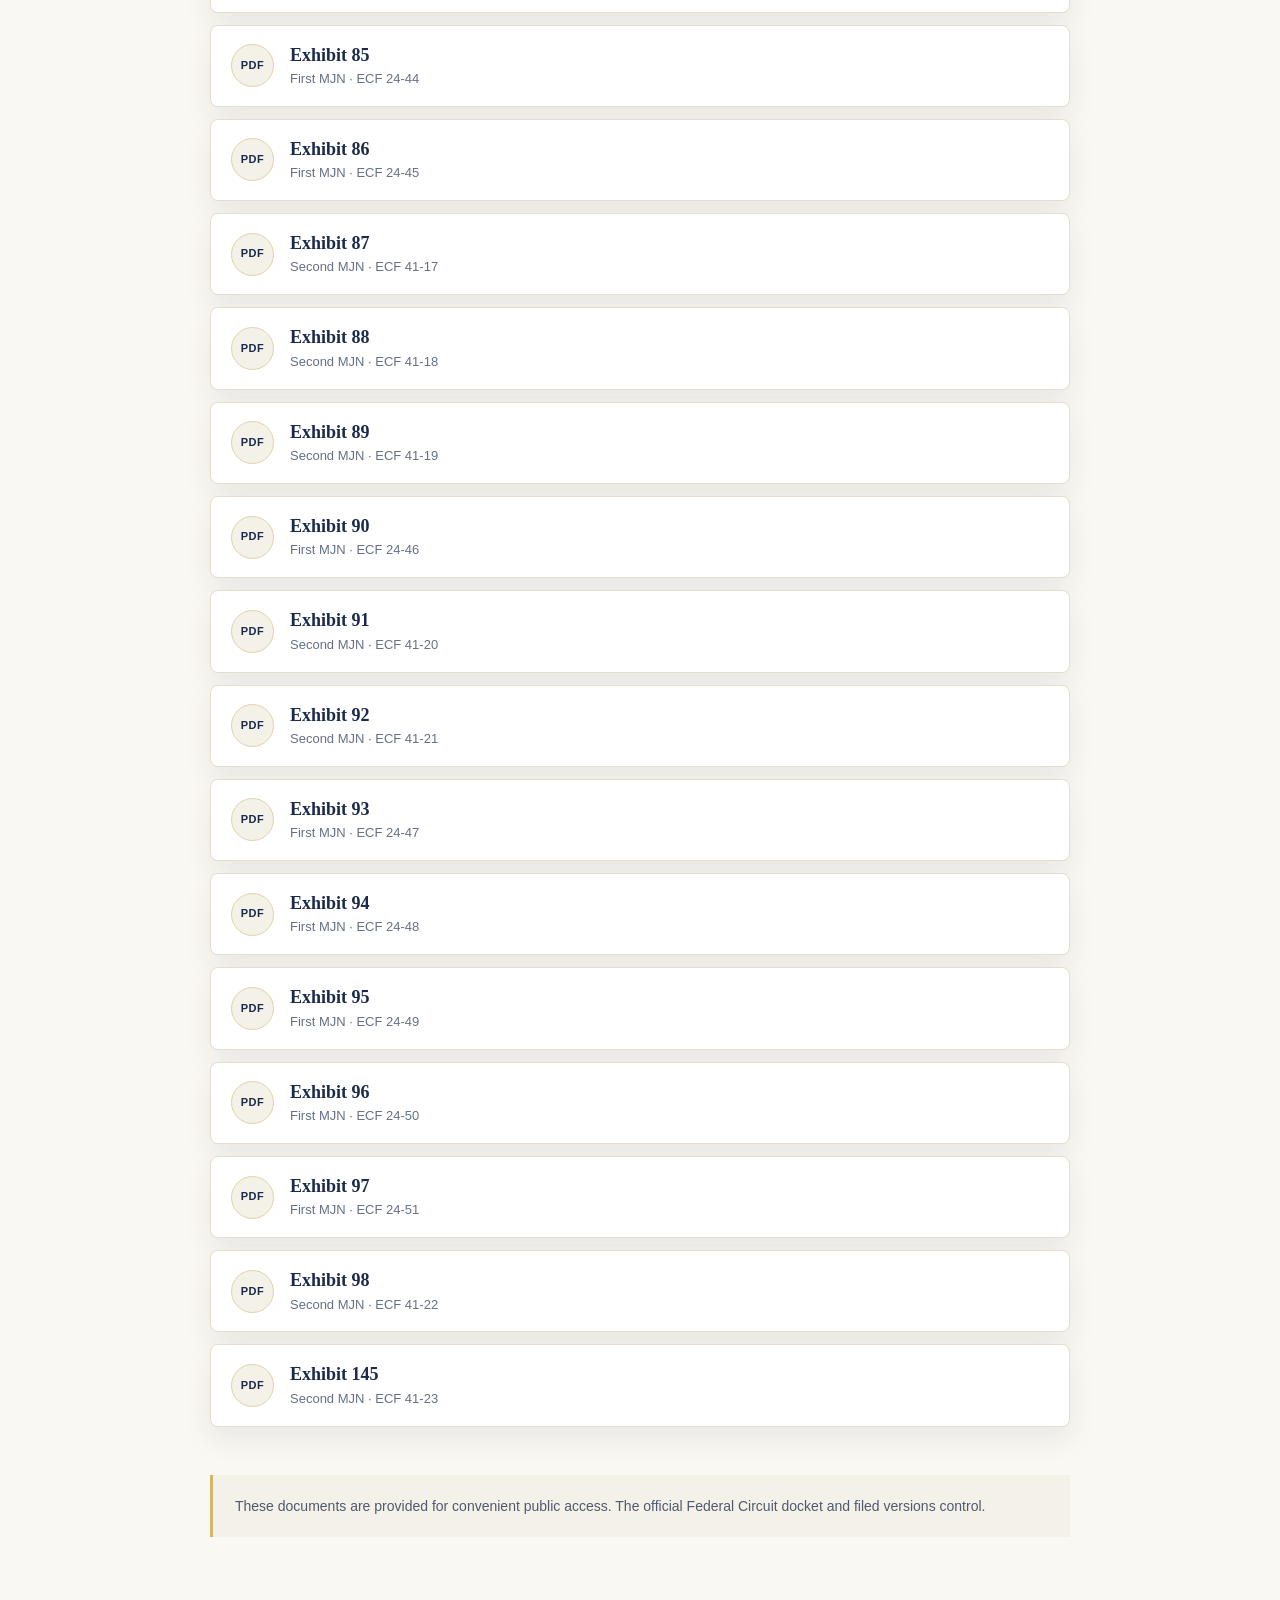
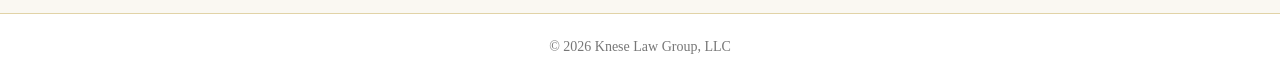
<file: mjn-exhibits.html>
<!DOCTYPE html>
<html lang="en">
<head>
  <meta charset="UTF-8">
  <meta name="viewport" content="width=device-width, initial-scale=1.0">
  <meta name="description" content="Exhibits to the first and second motions for judicial notice in Kroenung v. Department of Defense, Federal Circuit No. 25-1363, listed by exhibit number.">
  <title>MJN Exhibits | Kroenung v. Department of Defense</title>

  <!-- Google tag (gtag.js) -->
  <script async src="https://www.googletagmanager.com/gtag/js?id=G-9QTL6NEPR0"></script>
  <script>
    window.dataLayer = window.dataLayer || [];
    function gtag(){dataLayer.push(arguments);}
    gtag('js', new Date());
    gtag('config', 'G-9QTL6NEPR0');
  </script>

  <style>
    :root {
      --navy: #1b2a4a;
      --gold: #d7b56d;
      --gold-light: #e1d3a7;
      --cream: #faf8f2;
      --cream-dark: #f3f1e8;
      --white: #ffffff;
      --muted: #657087;
      --shadow: 0 12px 28px rgba(27, 42, 74, 0.08);
    }

    * { box-sizing: border-box; }

    body {
      margin: 0;
      color: var(--navy);
      background: var(--cream);
      font-family: Georgia, "Times New Roman", serif;
      font-size: 17px;
      line-height: 1.6;
    }

    img { display: block; max-width: 100%; height: auto; }

    a { color: inherit; }

    .container {
      width: min(1040px, 92%);
      margin: 0 auto;
    }

    header {
      padding: 12px 0;
      background: var(--white);
      border-bottom: 1px solid var(--gold-light);
    }

    .header-row {
      display: flex;
      align-items: center;
      justify-content: space-between;
      gap: 28px;
    }

    .logo { width: min(440px, 62vw); }

    nav {
      display: flex;
      gap: 26px;
      white-space: nowrap;
    }

    nav a {
      font-size: 18px;
      text-decoration: none;
    }

    nav a:hover,
    nav a:focus-visible { text-decoration: underline; }

    .hero {
      position: relative;
      overflow: hidden;
      padding: 76px 0 68px;
      border-bottom: 1px solid rgba(215, 181, 109, 0.45);
    }

    .hero::after {
      position: absolute;
      z-index: 0;
      top: 0;
      right: -30px;
      bottom: 0;
      width: min(650px, 60%);
      background: url("courthouse-outline.png") no-repeat right center / contain;
      content: "";
      opacity: 0.11;
    }

    .hero-content {
      position: relative;
      z-index: 1;
      max-width: 780px;
    }

    .eyebrow {
      margin: 0 0 9px;
      color: var(--muted);
      font-family: Arial, Helvetica, sans-serif;
      font-size: 13px;
      font-weight: 700;
      letter-spacing: 0.13em;
      text-transform: uppercase;
    }

    h1 {
      margin: 0;
      font-size: clamp(2.15rem, 6vw, 3.65rem);
      line-height: 1.12;
    }

    h1::after {
      display: block;
      width: 90px;
      height: 3px;
      margin-top: 18px;
      background: var(--gold);
      content: "";
    }

    .case-meta {
      margin: 22px 0 0;
      font-size: clamp(1.03rem, 2.5vw, 1.22rem);
    }

    main { padding: 56px 0 76px; }

    .intro {
      max-width: 770px;
      margin: 0 0 42px;
    }

    .intro p { margin: 0; }

    .document-section + .document-section { margin-top: 48px; }

    h2 {
      margin: 0 0 18px;
      font-size: clamp(1.55rem, 4vw, 2rem);
      line-height: 1.25;
    }

    .document-grid {
      display: grid;
      grid-template-columns: repeat(2, minmax(0, 1fr));
      gap: 15px;
    }

    .document-link {
      display: flex;
      align-items: center;
      min-height: 90px;
      padding: 18px 20px;
      gap: 16px;
      background: var(--white);
      border: 1px solid #e4decd;
      border-radius: 8px;
      box-shadow: var(--shadow);
      text-decoration: none;
      transition: transform 150ms ease, border-color 150ms ease, box-shadow 150ms ease;
    }

    .document-link:hover,
    .document-link:focus-visible {
      transform: translateY(-2px);
      border-color: var(--gold);
      box-shadow: 0 14px 30px rgba(27, 42, 74, 0.13);
      outline: none;
    }

    .pdf-icon {
      flex: 0 0 auto;
      width: 43px;
      height: 43px;
      display: grid;
      place-items: center;
      color: var(--navy);
      background: var(--cream-dark);
      border: 1px solid var(--gold-light);
      border-radius: 50%;
      font-family: Arial, Helvetica, sans-serif;
      font-size: 11px;
      font-weight: 800;
      letter-spacing: 0.04em;
    }

    .document-title {
      display: block;
      font-size: 18px;
      font-weight: 700;
      line-height: 1.3;
    }

    .document-date {
      display: block;
      margin-top: 4px;
      color: var(--muted);
      font-family: Arial, Helvetica, sans-serif;
      font-size: 13px;
      line-height: 1.3;
    }

    .note {
      margin-top: 48px;
      padding: 20px 22px;
      background: var(--cream-dark);
      border-left: 3px solid var(--gold);
      color: #4f5a70;
      font-family: Arial, Helvetica, sans-serif;
      font-size: 14px;
    }

    footer {
      padding: 22px;
      color: #777;
      background: var(--white);
      border-top: 1px solid var(--gold-light);
      text-align: center;
      font-size: 14px;
    }

    @media (max-width: 720px) {
      .header-row { flex-direction: column; gap: 10px; }
      .logo { width: min(280px, 82vw); }
      nav { gap: 20px; }
      nav a { font-size: 16px; }
      .hero { padding: 46px 0 42px; }
      .hero::after { display: none; }
      main { padding: 40px 0 54px; }
      .document-grid { grid-template-columns: 1fr; }
      .document-section + .document-section { margin-top: 40px; }
    }
  
    .exhibit-container { max-width: 860px; }
    .back-link { display: inline-block; margin-bottom: 22px; text-underline-offset: 4px; }
    .filters { padding: 22px; margin-bottom: 26px; background: var(--white); border: 1px solid #e4decd; border-radius: 8px; }
    .filter-label { display: block; margin-bottom: 8px; font-weight: 700; }
    .filter-controls { display: flex; gap: 12px; }
    input, select { min-width: 0; padding: 12px; border: 1px solid #b8b4a9; border-radius: 4px; color: var(--navy); background: white; font: 16px Arial, sans-serif; }
    input { flex: 1; }
    select { max-width: 210px; }
    input:focus-visible, select:focus-visible { outline: 3px solid var(--gold); outline-offset: 2px; }
    .result-count { margin: 10px 0 0; color: var(--muted); font: 14px Arial, sans-serif; }
    .exhibit-list { display: grid; grid-template-columns: 1fr; gap: 12px; margin: 0; padding: 0; list-style: none; }
    .exhibit-list .document-link { min-height: 82px; }
    [hidden] { display: none !important; }
    .no-results { margin: 25px 0; }
    @media (max-width: 520px) { .filter-controls { flex-direction: column; } select { max-width: none; } .filters { padding: 16px; } }
</style>
</head>
<body>
  <header>
    <div class="container header-row">
      <a href="index.html" aria-label="Knese Law Group home">
        <img src="logo.png" class="logo" alt="Knese Law Group, LLC">
      </a>
      <nav aria-label="Page navigation">
        <a href="index.html">Home</a>
        <a href="docs.html">Case Documents</a>
      </nav>
    </div>
  </header>
  <section class="hero"><div class="container hero-content">
    <p class="eyebrow">Federal Circuit Case No. 25-1363</p>
    <h1>MJN Exhibits</h1>
    <p class="case-meta">Kroenung v. Department of Defense</p>
  </div></section>
  <main><div class="container exhibit-container">
    <a class="back-link" href="docs.html">← Back to Case Documents</a>
    <div class="intro"><p>Exhibits to the first and second motions for judicial notice, listed in exhibit-number order. Select an exhibit to open its PDF.</p></div>
    <div class="filters">
      <label class="filter-label" for="exhibit-search">Find an exhibit</label>
      <div class="filter-controls">
        <input id="exhibit-search" type="search" placeholder="Exhibit number, e.g. 26 or 61B" autocomplete="off">
        <select id="motion-filter" aria-label="Filter by motion">
          <option value="all">Both motions</option><option value="1">First MJN</option><option value="2">Second MJN</option>
        </select>
      </div>
      <p class="result-count" id="result-count" role="status" aria-live="polite">91 exhibits</p>
    </div>
    <ul class="exhibit-list" aria-label="Exhibits in numerical order">
          <li data-number="1" data-label="01" data-motion="1">
            <a class="document-link" href="docs/MJNexhibits/25-1363_24_Ex 01.pdf" target="_blank" rel="noopener">
              <span class="pdf-icon" aria-hidden="true">PDF</span>
              <span><span class="document-title">Exhibit 01</span><span class="document-date">First MJN · ECF 24-3, p. 1</span></span>
            </a>
          </li>
          <li data-number="2" data-label="02" data-motion="1">
            <a class="document-link" href="docs/MJNexhibits/25-1363_24_Ex 02.pdf" target="_blank" rel="noopener">
              <span class="pdf-icon" aria-hidden="true">PDF</span>
              <span><span class="document-title">Exhibit 02</span><span class="document-date">First MJN · ECF 24-3, p. 10</span></span>
            </a>
          </li>
          <li data-number="3" data-label="03" data-motion="1">
            <a class="document-link" href="docs/MJNexhibits/25-1363_24_Ex 03.pdf" target="_blank" rel="noopener">
              <span class="pdf-icon" aria-hidden="true">PDF</span>
              <span><span class="document-title">Exhibit 03</span><span class="document-date">First MJN · ECF 24-3, p. 13</span></span>
            </a>
          </li>
          <li data-number="4" data-label="04" data-motion="1">
            <a class="document-link" href="docs/MJNexhibits/25-1363_24_Ex 04.pdf" target="_blank" rel="noopener">
              <span class="pdf-icon" aria-hidden="true">PDF</span>
              <span><span class="document-title">Exhibit 04</span><span class="document-date">First MJN · ECF 24-3, p. 22</span></span>
            </a>
          </li>
          <li data-number="5" data-label="05" data-motion="1">
            <a class="document-link" href="docs/MJNexhibits/25-1363_24_Ex 05.pdf" target="_blank" rel="noopener">
              <span class="pdf-icon" aria-hidden="true">PDF</span>
              <span><span class="document-title">Exhibit 05</span><span class="document-date">First MJN · ECF 24-3, p. 36</span></span>
            </a>
          </li>
          <li data-number="6" data-label="06" data-motion="1">
            <a class="document-link" href="docs/MJNexhibits/25-1363_24_Ex 06.pdf" target="_blank" rel="noopener">
              <span class="pdf-icon" aria-hidden="true">PDF</span>
              <span><span class="document-title">Exhibit 06</span><span class="document-date">First MJN · ECF 24-3, p. 45</span></span>
            </a>
          </li>
          <li data-number="7" data-label="07" data-motion="1">
            <a class="document-link" href="docs/MJNexhibits/25-1363_24_Ex 07.pdf" target="_blank" rel="noopener">
              <span class="pdf-icon" aria-hidden="true">PDF</span>
              <span><span class="document-title">Exhibit 07</span><span class="document-date">First MJN · ECF 24-3, p. 103</span></span>
            </a>
          </li>
          <li data-number="8" data-label="08" data-motion="1">
            <a class="document-link" href="docs/MJNexhibits/25-1363_24_Ex 08.pdf" target="_blank" rel="noopener">
              <span class="pdf-icon" aria-hidden="true">PDF</span>
              <span><span class="document-title">Exhibit 08</span><span class="document-date">First MJN · ECF 24-3, p. 106</span></span>
            </a>
          </li>
          <li data-number="9" data-label="09" data-motion="1">
            <a class="document-link" href="docs/MJNexhibits/25-1363_24_Ex 09.pdf" target="_blank" rel="noopener">
              <span class="pdf-icon" aria-hidden="true">PDF</span>
              <span><span class="document-title">Exhibit 09</span><span class="document-date">First MJN · ECF 24-3, p. 168</span></span>
            </a>
          </li>
          <li data-number="10" data-label="10" data-motion="1">
            <a class="document-link" href="docs/MJNexhibits/25-1363_24_Ex 10.pdf" target="_blank" rel="noopener">
              <span class="pdf-icon" aria-hidden="true">PDF</span>
              <span><span class="document-title">Exhibit 10</span><span class="document-date">First MJN · ECF 24-3, p. 190</span></span>
            </a>
          </li>
          <li data-number="11" data-label="11" data-motion="1">
            <a class="document-link" href="docs/MJNexhibits/25-1363_24_Ex 11.pdf" target="_blank" rel="noopener">
              <span class="pdf-icon" aria-hidden="true">PDF</span>
              <span><span class="document-title">Exhibit 11</span><span class="document-date">First MJN · ECF 24-3, p. 196</span></span>
            </a>
          </li>
          <li data-number="12" data-label="12" data-motion="1">
            <a class="document-link" href="docs/MJNexhibits/25-1363_24_Ex 12.pdf" target="_blank" rel="noopener">
              <span class="pdf-icon" aria-hidden="true">PDF</span>
              <span><span class="document-title">Exhibit 12</span><span class="document-date">First MJN · ECF 24-3, p. 201</span></span>
            </a>
          </li>
          <li data-number="13" data-label="13" data-motion="1">
            <a class="document-link" href="docs/MJNexhibits/25-1363_24_Ex 13.pdf" target="_blank" rel="noopener">
              <span class="pdf-icon" aria-hidden="true">PDF</span>
              <span><span class="document-title">Exhibit 13</span><span class="document-date">First MJN · ECF 24-3, p. 251</span></span>
            </a>
          </li>
          <li data-number="14" data-label="14" data-motion="1">
            <a class="document-link" href="docs/MJNexhibits/25-1363_24_Ex 14.pdf" target="_blank" rel="noopener">
              <span class="pdf-icon" aria-hidden="true">PDF</span>
              <span><span class="document-title">Exhibit 14</span><span class="document-date">First MJN · ECF 24-3, p. 261</span></span>
            </a>
          </li>
          <li data-number="15" data-label="15" data-motion="1">
            <a class="document-link" href="docs/MJNexhibits/25-1363_24_Ex 15.pdf" target="_blank" rel="noopener">
              <span class="pdf-icon" aria-hidden="true">PDF</span>
              <span><span class="document-title">Exhibit 15</span><span class="document-date">First MJN · ECF 24-3, p. 269</span></span>
            </a>
          </li>
          <li data-number="16" data-label="16" data-motion="1">
            <a class="document-link" href="docs/MJNexhibits/25-1363_24_Ex 16.pdf" target="_blank" rel="noopener">
              <span class="pdf-icon" aria-hidden="true">PDF</span>
              <span><span class="document-title">Exhibit 16</span><span class="document-date">First MJN · ECF 24-3, p. 342</span></span>
            </a>
          </li>
          <li data-number="17" data-label="17" data-motion="1">
            <a class="document-link" href="docs/MJNexhibits/25-1363_24_Ex 17.pdf" target="_blank" rel="noopener">
              <span class="pdf-icon" aria-hidden="true">PDF</span>
              <span><span class="document-title">Exhibit 17</span><span class="document-date">First MJN · ECF 24-3, p. 546</span></span>
            </a>
          </li>
          <li data-number="18" data-label="18" data-motion="1">
            <a class="document-link" href="docs/MJNexhibits/25-1363_24_Ex 18.pdf" target="_blank" rel="noopener">
              <span class="pdf-icon" aria-hidden="true">PDF</span>
              <span><span class="document-title">Exhibit 18</span><span class="document-date">First MJN · ECF 24-3, p. 562</span></span>
            </a>
          </li>
          <li data-number="19" data-label="19" data-motion="1">
            <a class="document-link" href="docs/MJNexhibits/25-1363_24_Ex 19.pdf" target="_blank" rel="noopener">
              <span class="pdf-icon" aria-hidden="true">PDF</span>
              <span><span class="document-title">Exhibit 19</span><span class="document-date">First MJN · ECF 24-3, p. 585</span></span>
            </a>
          </li>
          <li data-number="20" data-label="20" data-motion="1">
            <a class="document-link" href="docs/MJNexhibits/25-1363_24_Ex 20.pdf" target="_blank" rel="noopener">
              <span class="pdf-icon" aria-hidden="true">PDF</span>
              <span><span class="document-title">Exhibit 20</span><span class="document-date">First MJN · ECF 24-3, p. 590</span></span>
            </a>
          </li>
          <li data-number="21" data-label="21" data-motion="1">
            <a class="document-link" href="docs/MJNexhibits/25-1363_24_Ex 21.pdf" target="_blank" rel="noopener">
              <span class="pdf-icon" aria-hidden="true">PDF</span>
              <span><span class="document-title">Exhibit 21</span><span class="document-date">First MJN · ECF 24-3, p. 594</span></span>
            </a>
          </li>
          <li data-number="22" data-label="22" data-motion="1">
            <a class="document-link" href="docs/MJNexhibits/25-1363_24_Ex 22.pdf" target="_blank" rel="noopener">
              <span class="pdf-icon" aria-hidden="true">PDF</span>
              <span><span class="document-title">Exhibit 22</span><span class="document-date">First MJN · ECF 24-3, p. 603</span></span>
            </a>
          </li>
          <li data-number="23" data-label="23" data-motion="1">
            <a class="document-link" href="docs/MJNexhibits/25-1363_24_Ex 23.pdf" target="_blank" rel="noopener">
              <span class="pdf-icon" aria-hidden="true">PDF</span>
              <span><span class="document-title">Exhibit 23</span><span class="document-date">First MJN · ECF 24-3, p. 607</span></span>
            </a>
          </li>
          <li data-number="24" data-label="24" data-motion="1">
            <a class="document-link" href="docs/MJNexhibits/25-1363_24_Ex%2024.pdf" target="_blank" rel="noopener">
              <span class="pdf-icon" aria-hidden="true">PDF</span>
              <span><span class="document-title">Exhibit 24</span><span class="document-date">First MJN · ECF 24-4</span></span>
            </a>
          </li>
          <li data-number="25" data-label="25" data-motion="1">
            <a class="document-link" href="docs/MJNexhibits/25-1363_24_Ex%2025.pdf" target="_blank" rel="noopener">
              <span class="pdf-icon" aria-hidden="true">PDF</span>
              <span><span class="document-title">Exhibit 25</span><span class="document-date">First MJN · ECF 24-5</span></span>
            </a>
          </li>
          <li data-number="26" data-label="26" data-motion="2">
            <a class="document-link" href="docs/MJNexhibits/25-1363_41_Ex%2026.pdf" target="_blank" rel="noopener">
              <span class="pdf-icon" aria-hidden="true">PDF</span>
              <span><span class="document-title">Exhibit 26</span><span class="document-date">Second MJN · ECF 41-3</span></span>
            </a>
          </li>
          <li data-number="27" data-label="27" data-motion="1">
            <a class="document-link" href="docs/MJNexhibits/25-1363_24_Ex%2027.pdf" target="_blank" rel="noopener">
              <span class="pdf-icon" aria-hidden="true">PDF</span>
              <span><span class="document-title">Exhibit 27</span><span class="document-date">First MJN · ECF 24-6</span></span>
            </a>
          </li>
          <li data-number="28" data-label="28" data-motion="1">
            <a class="document-link" href="docs/MJNexhibits/25-1363_24_Ex%2028.pdf" target="_blank" rel="noopener">
              <span class="pdf-icon" aria-hidden="true">PDF</span>
              <span><span class="document-title">Exhibit 28</span><span class="document-date">First MJN · ECF 24-7</span></span>
            </a>
          </li>
          <li data-number="29" data-label="29" data-motion="1">
            <a class="document-link" href="docs/MJNexhibits/25-1363_24_Ex%2029.pdf" target="_blank" rel="noopener">
              <span class="pdf-icon" aria-hidden="true">PDF</span>
              <span><span class="document-title">Exhibit 29</span><span class="document-date">First MJN · ECF 24-8</span></span>
            </a>
          </li>
          <li data-number="30" data-label="30" data-motion="1">
            <a class="document-link" href="docs/MJNexhibits/25-1363_24_Ex%2030.pdf" target="_blank" rel="noopener">
              <span class="pdf-icon" aria-hidden="true">PDF</span>
              <span><span class="document-title">Exhibit 30</span><span class="document-date">First MJN · ECF 24-9</span></span>
            </a>
          </li>
          <li data-number="31" data-label="31" data-motion="1">
            <a class="document-link" href="docs/MJNexhibits/25-1363_24_Ex%2031.pdf" target="_blank" rel="noopener">
              <span class="pdf-icon" aria-hidden="true">PDF</span>
              <span><span class="document-title">Exhibit 31</span><span class="document-date">First MJN · ECF 24-10</span></span>
            </a>
          </li>
          <li data-number="32" data-label="32" data-motion="1">
            <a class="document-link" href="docs/MJNexhibits/25-1363_24_Ex%2032.pdf" target="_blank" rel="noopener">
              <span class="pdf-icon" aria-hidden="true">PDF</span>
              <span><span class="document-title">Exhibit 32</span><span class="document-date">First MJN · ECF 24-11</span></span>
            </a>
          </li>
          <li data-number="33" data-label="33" data-motion="1">
            <a class="document-link" href="docs/MJNexhibits/25-1363_24_Ex%2033.pdf" target="_blank" rel="noopener">
              <span class="pdf-icon" aria-hidden="true">PDF</span>
              <span><span class="document-title">Exhibit 33</span><span class="document-date">First MJN · ECF 24-12</span></span>
            </a>
          </li>
          <li data-number="34" data-label="34" data-motion="1">
            <a class="document-link" href="docs/MJNexhibits/25-1363_24_Ex%2034.pdf" target="_blank" rel="noopener">
              <span class="pdf-icon" aria-hidden="true">PDF</span>
              <span><span class="document-title">Exhibit 34</span><span class="document-date">First MJN · ECF 24-13</span></span>
            </a>
          </li>
          <li data-number="35" data-label="35" data-motion="1">
            <a class="document-link" href="docs/MJNexhibits/25-1363_24_Ex%2035.pdf" target="_blank" rel="noopener">
              <span class="pdf-icon" aria-hidden="true">PDF</span>
              <span><span class="document-title">Exhibit 35</span><span class="document-date">First MJN · ECF 24-14</span></span>
            </a>
          </li>
          <li data-number="36" data-label="36" data-motion="1">
            <a class="document-link" href="docs/MJNexhibits/25-1363_24_Ex%2036.pdf" target="_blank" rel="noopener">
              <span class="pdf-icon" aria-hidden="true">PDF</span>
              <span><span class="document-title">Exhibit 36</span><span class="document-date">First MJN · ECF 24-15</span></span>
            </a>
          </li>
          <li data-number="37" data-label="37" data-motion="1">
            <a class="document-link" href="docs/MJNexhibits/25-1363_24_Ex%2037.pdf" target="_blank" rel="noopener">
              <span class="pdf-icon" aria-hidden="true">PDF</span>
              <span><span class="document-title">Exhibit 37</span><span class="document-date">First MJN · ECF 24-16</span></span>
            </a>
          </li>
          <li data-number="38" data-label="38" data-motion="1">
            <a class="document-link" href="docs/MJNexhibits/25-1363_24_Ex%2038.pdf" target="_blank" rel="noopener">
              <span class="pdf-icon" aria-hidden="true">PDF</span>
              <span><span class="document-title">Exhibit 38</span><span class="document-date">First MJN · ECF 24-17</span></span>
            </a>
          </li>
          <li data-number="39" data-label="39" data-motion="1">
            <a class="document-link" href="docs/MJNexhibits/25-1363_24_Ex%2039.pdf" target="_blank" rel="noopener">
              <span class="pdf-icon" aria-hidden="true">PDF</span>
              <span><span class="document-title">Exhibit 39</span><span class="document-date">First MJN · ECF 24-18</span></span>
            </a>
          </li>
          <li data-number="40" data-label="40" data-motion="1">
            <a class="document-link" href="docs/MJNexhibits/25-1363_24_Ex%2040.pdf" target="_blank" rel="noopener">
              <span class="pdf-icon" aria-hidden="true">PDF</span>
              <span><span class="document-title">Exhibit 40</span><span class="document-date">First MJN · ECF 24-19</span></span>
            </a>
          </li>
          <li data-number="41" data-label="41" data-motion="1">
            <a class="document-link" href="docs/MJNexhibits/25-1363_24_Ex%2041.pdf" target="_blank" rel="noopener">
              <span class="pdf-icon" aria-hidden="true">PDF</span>
              <span><span class="document-title">Exhibit 41</span><span class="document-date">First MJN · ECF 24-20</span></span>
            </a>
          </li>
          <li data-number="42" data-label="42" data-motion="1">
            <a class="document-link" href="docs/MJNexhibits/25-1363_24_Ex%2042.pdf" target="_blank" rel="noopener">
              <span class="pdf-icon" aria-hidden="true">PDF</span>
              <span><span class="document-title">Exhibit 42</span><span class="document-date">First MJN · ECF 24-21</span></span>
            </a>
          </li>
          <li data-number="50" data-label="50" data-motion="1">
            <a class="document-link" href="docs/MJNexhibits/25-1363_24_Ex%2050.pdf" target="_blank" rel="noopener">
              <span class="pdf-icon" aria-hidden="true">PDF</span>
              <span><span class="document-title">Exhibit 50</span><span class="document-date">First MJN · ECF 24-22</span></span>
            </a>
          </li>
          <li data-number="51" data-label="51" data-motion="1">
            <a class="document-link" href="docs/MJNexhibits/25-1363_24_Ex%2051.pdf" target="_blank" rel="noopener">
              <span class="pdf-icon" aria-hidden="true">PDF</span>
              <span><span class="document-title">Exhibit 51</span><span class="document-date">First MJN · ECF 24-23</span></span>
            </a>
          </li>
          <li data-number="52" data-label="52" data-motion="1">
            <a class="document-link" href="docs/MJNexhibits/25-1363_24_Ex%2052.pdf" target="_blank" rel="noopener">
              <span class="pdf-icon" aria-hidden="true">PDF</span>
              <span><span class="document-title">Exhibit 52</span><span class="document-date">First MJN · ECF 24-24</span></span>
            </a>
          </li>
          <li data-number="53" data-label="53" data-motion="1">
            <a class="document-link" href="docs/MJNexhibits/25-1363_24_Ex%2053.pdf" target="_blank" rel="noopener">
              <span class="pdf-icon" aria-hidden="true">PDF</span>
              <span><span class="document-title">Exhibit 53</span><span class="document-date">First MJN · ECF 24-25</span></span>
            </a>
          </li>
          <li data-number="54" data-label="54" data-motion="1">
            <a class="document-link" href="docs/MJNexhibits/25-1363_24_Ex%2054.pdf" target="_blank" rel="noopener">
              <span class="pdf-icon" aria-hidden="true">PDF</span>
              <span><span class="document-title">Exhibit 54</span><span class="document-date">First MJN · ECF 24-26</span></span>
            </a>
          </li>
          <li data-number="55" data-label="55" data-motion="1">
            <a class="document-link" href="docs/MJNexhibits/25-1363_24_Ex%2055.pdf" target="_blank" rel="noopener">
              <span class="pdf-icon" aria-hidden="true">PDF</span>
              <span><span class="document-title">Exhibit 55</span><span class="document-date">First MJN · ECF 24-27</span></span>
            </a>
          </li>
          <li data-number="56" data-label="56" data-motion="1">
            <a class="document-link" href="docs/MJNexhibits/25-1363_24_Ex%2056.pdf" target="_blank" rel="noopener">
              <span class="pdf-icon" aria-hidden="true">PDF</span>
              <span><span class="document-title">Exhibit 56</span><span class="document-date">First MJN · ECF 24-28</span></span>
            </a>
          </li>
          <li data-number="57" data-label="57" data-motion="1">
            <a class="document-link" href="docs/MJNexhibits/25-1363_24_Ex%2057.pdf" target="_blank" rel="noopener">
              <span class="pdf-icon" aria-hidden="true">PDF</span>
              <span><span class="document-title">Exhibit 57</span><span class="document-date">First MJN · ECF 24-29</span></span>
            </a>
          </li>
          <li data-number="58" data-label="58" data-motion="1">
            <a class="document-link" href="docs/MJNexhibits/25-1363_24_Ex%2058.pdf" target="_blank" rel="noopener">
              <span class="pdf-icon" aria-hidden="true">PDF</span>
              <span><span class="document-title">Exhibit 58</span><span class="document-date">First MJN · ECF 24-30</span></span>
            </a>
          </li>
          <li data-number="59" data-label="59" data-motion="1">
            <a class="document-link" href="docs/MJNexhibits/25-1363_24_Ex%2059.pdf" target="_blank" rel="noopener">
              <span class="pdf-icon" aria-hidden="true">PDF</span>
              <span><span class="document-title">Exhibit 59</span><span class="document-date">First MJN · ECF 24-31</span></span>
            </a>
          </li>
          <li data-number="60" data-label="60" data-motion="1">
            <a class="document-link" href="docs/MJNexhibits/25-1363_24_Ex%2060.pdf" target="_blank" rel="noopener">
              <span class="pdf-icon" aria-hidden="true">PDF</span>
              <span><span class="document-title">Exhibit 60</span><span class="document-date">First MJN · ECF 24-32</span></span>
            </a>
          </li>
          <li data-number="61" data-label="61" data-motion="1">
            <a class="document-link" href="docs/MJNexhibits/25-1363_24_Ex%2061.pdf" target="_blank" rel="noopener">
              <span class="pdf-icon" aria-hidden="true">PDF</span>
              <span><span class="document-title">Exhibit 61</span><span class="document-date">First MJN · ECF 24-33</span></span>
            </a>
          </li>
          <li data-number="61" data-label="61B" data-motion="2">
            <a class="document-link" href="docs/MJNexhibits/25-1363_41_Ex%2061B.pdf" target="_blank" rel="noopener">
              <span class="pdf-icon" aria-hidden="true">PDF</span>
              <span><span class="document-title">Exhibit 61B</span><span class="document-date">Second MJN · ECF 41-4</span></span>
            </a>
          </li>
          <li data-number="62" data-label="62" data-motion="1">
            <a class="document-link" href="docs/MJNexhibits/25-1363_24_Ex%2062.pdf" target="_blank" rel="noopener">
              <span class="pdf-icon" aria-hidden="true">PDF</span>
              <span><span class="document-title">Exhibit 62</span><span class="document-date">First MJN · ECF 24-34</span></span>
            </a>
          </li>
          <li data-number="63" data-label="63" data-motion="1">
            <a class="document-link" href="docs/MJNexhibits/25-1363_24_Ex%2063.pdf" target="_blank" rel="noopener">
              <span class="pdf-icon" aria-hidden="true">PDF</span>
              <span><span class="document-title">Exhibit 63</span><span class="document-date">First MJN · ECF 24-35</span></span>
            </a>
          </li>
          <li data-number="64" data-label="64" data-motion="2">
            <a class="document-link" href="docs/MJNexhibits/25-1363_41_Ex%2064.pdf" target="_blank" rel="noopener">
              <span class="pdf-icon" aria-hidden="true">PDF</span>
              <span><span class="document-title">Exhibit 64</span><span class="document-date">Second MJN · ECF 41-5</span></span>
            </a>
          </li>
          <li data-number="65" data-label="65" data-motion="2">
            <a class="document-link" href="docs/MJNexhibits/25-1363_41_Ex%2065.pdf" target="_blank" rel="noopener">
              <span class="pdf-icon" aria-hidden="true">PDF</span>
              <span><span class="document-title">Exhibit 65</span><span class="document-date">Second MJN · ECF 41-6</span></span>
            </a>
          </li>
          <li data-number="66" data-label="66" data-motion="2">
            <a class="document-link" href="docs/MJNexhibits/25-1363_41_Ex%2066.pdf" target="_blank" rel="noopener">
              <span class="pdf-icon" aria-hidden="true">PDF</span>
              <span><span class="document-title">Exhibit 66</span><span class="document-date">Second MJN · ECF 41-7</span></span>
            </a>
          </li>
          <li data-number="67" data-label="67" data-motion="2">
            <a class="document-link" href="docs/MJNexhibits/25-1363_41_Ex%2067.pdf" target="_blank" rel="noopener">
              <span class="pdf-icon" aria-hidden="true">PDF</span>
              <span><span class="document-title">Exhibit 67</span><span class="document-date">Second MJN · ECF 41-8</span></span>
            </a>
          </li>
          <li data-number="68" data-label="68" data-motion="2">
            <a class="document-link" href="docs/MJNexhibits/25-1363_41_Ex%2068.pdf" target="_blank" rel="noopener">
              <span class="pdf-icon" aria-hidden="true">PDF</span>
              <span><span class="document-title">Exhibit 68</span><span class="document-date">Second MJN · ECF 41-9</span></span>
            </a>
          </li>
          <li data-number="69" data-label="69" data-motion="2">
            <a class="document-link" href="docs/MJNexhibits/25-1363_41_Ex%2069.pdf" target="_blank" rel="noopener">
              <span class="pdf-icon" aria-hidden="true">PDF</span>
              <span><span class="document-title">Exhibit 69</span><span class="document-date">Second MJN · ECF 41-10</span></span>
            </a>
          </li>
          <li data-number="70" data-label="70" data-motion="2">
            <a class="document-link" href="docs/MJNexhibits/25-1363_41_Ex%2070.pdf" target="_blank" rel="noopener">
              <span class="pdf-icon" aria-hidden="true">PDF</span>
              <span><span class="document-title">Exhibit 70</span><span class="document-date">Second MJN · ECF 41-11</span></span>
            </a>
          </li>
          <li data-number="71" data-label="71" data-motion="2">
            <a class="document-link" href="docs/MJNexhibits/25-1363_41_Ex%2071.pdf" target="_blank" rel="noopener">
              <span class="pdf-icon" aria-hidden="true">PDF</span>
              <span><span class="document-title">Exhibit 71</span><span class="document-date">Second MJN · ECF 41-12</span></span>
            </a>
          </li>
          <li data-number="72" data-label="72" data-motion="1">
            <a class="document-link" href="docs/MJNexhibits/25-1363_24_Ex%2072.pdf" target="_blank" rel="noopener">
              <span class="pdf-icon" aria-hidden="true">PDF</span>
              <span><span class="document-title">Exhibit 72</span><span class="document-date">First MJN · ECF 24-37</span></span>
            </a>
          </li>
          <li data-number="74" data-label="74" data-motion="2">
            <a class="document-link" href="docs/MJNexhibits/25-1363_41_Ex%2074.pdf" target="_blank" rel="noopener">
              <span class="pdf-icon" aria-hidden="true">PDF</span>
              <span><span class="document-title">Exhibit 74</span><span class="document-date">Second MJN · ECF 41-13</span></span>
            </a>
          </li>
          <li data-number="75" data-label="75" data-motion="1">
            <a class="document-link" href="docs/MJNexhibits/25-1363_24_Ex%2075.pdf" target="_blank" rel="noopener">
              <span class="pdf-icon" aria-hidden="true">PDF</span>
              <span><span class="document-title">Exhibit 75</span><span class="document-date">First MJN · ECF 24-38</span></span>
            </a>
          </li>
          <li data-number="76" data-label="76" data-motion="2">
            <a class="document-link" href="docs/MJNexhibits/25-1363_41_Ex%2076.pdf" target="_blank" rel="noopener">
              <span class="pdf-icon" aria-hidden="true">PDF</span>
              <span><span class="document-title">Exhibit 76</span><span class="document-date">Second MJN · ECF 41-14</span></span>
            </a>
          </li>
          <li data-number="77" data-label="77" data-motion="1">
            <a class="document-link" href="docs/MJNexhibits/25-1363_24_Ex%2077.pdf" target="_blank" rel="noopener">
              <span class="pdf-icon" aria-hidden="true">PDF</span>
              <span><span class="document-title">Exhibit 77</span><span class="document-date">First MJN · ECF 24-39</span></span>
            </a>
          </li>
          <li data-number="78" data-label="78" data-motion="1">
            <a class="document-link" href="docs/MJNexhibits/25-1363_24_Ex%2078.pdf" target="_blank" rel="noopener">
              <span class="pdf-icon" aria-hidden="true">PDF</span>
              <span><span class="document-title">Exhibit 78</span><span class="document-date">First MJN · ECF 24-40</span></span>
            </a>
          </li>
          <li data-number="79" data-label="79" data-motion="1">
            <a class="document-link" href="docs/MJNexhibits/25-1363_24_Ex%2079.pdf" target="_blank" rel="noopener">
              <span class="pdf-icon" aria-hidden="true">PDF</span>
              <span><span class="document-title">Exhibit 79</span><span class="document-date">First MJN · ECF 24-41</span></span>
            </a>
          </li>
          <li data-number="80" data-label="80" data-motion="2">
            <a class="document-link" href="docs/MJNexhibits/25-1363_41_Ex%2080.pdf" target="_blank" rel="noopener">
              <span class="pdf-icon" aria-hidden="true">PDF</span>
              <span><span class="document-title">Exhibit 80</span><span class="document-date">Second MJN · ECF 41-15</span></span>
            </a>
          </li>
          <li data-number="82" data-label="82" data-motion="2">
            <a class="document-link" href="docs/MJNexhibits/25-1363_41_Ex%2082.pdf" target="_blank" rel="noopener">
              <span class="pdf-icon" aria-hidden="true">PDF</span>
              <span><span class="document-title">Exhibit 82</span><span class="document-date">Second MJN · ECF 41-16</span></span>
            </a>
          </li>
          <li data-number="83" data-label="83" data-motion="1">
            <a class="document-link" href="docs/MJNexhibits/25-1363_24_Ex%2083.pdf" target="_blank" rel="noopener">
              <span class="pdf-icon" aria-hidden="true">PDF</span>
              <span><span class="document-title">Exhibit 83</span><span class="document-date">First MJN · ECF 24-42</span></span>
            </a>
          </li>
          <li data-number="84" data-label="84" data-motion="1">
            <a class="document-link" href="docs/MJNexhibits/25-1363_24_Ex%2084.pdf" target="_blank" rel="noopener">
              <span class="pdf-icon" aria-hidden="true">PDF</span>
              <span><span class="document-title">Exhibit 84</span><span class="document-date">First MJN · ECF 24-43</span></span>
            </a>
          </li>
          <li data-number="85" data-label="85" data-motion="1">
            <a class="document-link" href="docs/MJNexhibits/25-1363_24_Ex%2085.pdf" target="_blank" rel="noopener">
              <span class="pdf-icon" aria-hidden="true">PDF</span>
              <span><span class="document-title">Exhibit 85</span><span class="document-date">First MJN · ECF 24-44</span></span>
            </a>
          </li>
          <li data-number="86" data-label="86" data-motion="1">
            <a class="document-link" href="docs/MJNexhibits/25-1363_24_Ex%2086.pdf" target="_blank" rel="noopener">
              <span class="pdf-icon" aria-hidden="true">PDF</span>
              <span><span class="document-title">Exhibit 86</span><span class="document-date">First MJN · ECF 24-45</span></span>
            </a>
          </li>
          <li data-number="87" data-label="87" data-motion="2">
            <a class="document-link" href="docs/MJNexhibits/25-1363_41_Ex%2087.pdf" target="_blank" rel="noopener">
              <span class="pdf-icon" aria-hidden="true">PDF</span>
              <span><span class="document-title">Exhibit 87</span><span class="document-date">Second MJN · ECF 41-17</span></span>
            </a>
          </li>
          <li data-number="88" data-label="88" data-motion="2">
            <a class="document-link" href="docs/MJNexhibits/25-1363_41_Ex%2088.pdf" target="_blank" rel="noopener">
              <span class="pdf-icon" aria-hidden="true">PDF</span>
              <span><span class="document-title">Exhibit 88</span><span class="document-date">Second MJN · ECF 41-18</span></span>
            </a>
          </li>
          <li data-number="89" data-label="89" data-motion="2">
            <a class="document-link" href="docs/MJNexhibits/25-1363_41_Ex%2089.pdf" target="_blank" rel="noopener">
              <span class="pdf-icon" aria-hidden="true">PDF</span>
              <span><span class="document-title">Exhibit 89</span><span class="document-date">Second MJN · ECF 41-19</span></span>
            </a>
          </li>
          <li data-number="90" data-label="90" data-motion="1">
            <a class="document-link" href="docs/MJNexhibits/25-1363_24_Ex%2090.pdf" target="_blank" rel="noopener">
              <span class="pdf-icon" aria-hidden="true">PDF</span>
              <span><span class="document-title">Exhibit 90</span><span class="document-date">First MJN · ECF 24-46</span></span>
            </a>
          </li>
          <li data-number="91" data-label="91" data-motion="2">
            <a class="document-link" href="docs/MJNexhibits/25-1363_41_Ex%2091.pdf" target="_blank" rel="noopener">
              <span class="pdf-icon" aria-hidden="true">PDF</span>
              <span><span class="document-title">Exhibit 91</span><span class="document-date">Second MJN · ECF 41-20</span></span>
            </a>
          </li>
          <li data-number="92" data-label="92" data-motion="2">
            <a class="document-link" href="docs/MJNexhibits/25-1363_41_Ex%2092.pdf" target="_blank" rel="noopener">
              <span class="pdf-icon" aria-hidden="true">PDF</span>
              <span><span class="document-title">Exhibit 92</span><span class="document-date">Second MJN · ECF 41-21</span></span>
            </a>
          </li>
          <li data-number="93" data-label="93" data-motion="1">
            <a class="document-link" href="docs/MJNexhibits/25-1363_24_Ex%2093.pdf" target="_blank" rel="noopener">
              <span class="pdf-icon" aria-hidden="true">PDF</span>
              <span><span class="document-title">Exhibit 93</span><span class="document-date">First MJN · ECF 24-47</span></span>
            </a>
          </li>
          <li data-number="94" data-label="94" data-motion="1">
            <a class="document-link" href="docs/MJNexhibits/25-1363_24_Ex%2094.pdf" target="_blank" rel="noopener">
              <span class="pdf-icon" aria-hidden="true">PDF</span>
              <span><span class="document-title">Exhibit 94</span><span class="document-date">First MJN · ECF 24-48</span></span>
            </a>
          </li>
          <li data-number="95" data-label="95" data-motion="1">
            <a class="document-link" href="docs/MJNexhibits/25-1363_24_Ex%2095.pdf" target="_blank" rel="noopener">
              <span class="pdf-icon" aria-hidden="true">PDF</span>
              <span><span class="document-title">Exhibit 95</span><span class="document-date">First MJN · ECF 24-49</span></span>
            </a>
          </li>
          <li data-number="96" data-label="96" data-motion="1">
            <a class="document-link" href="docs/MJNexhibits/25-1363_24_Ex%2096.pdf" target="_blank" rel="noopener">
              <span class="pdf-icon" aria-hidden="true">PDF</span>
              <span><span class="document-title">Exhibit 96</span><span class="document-date">First MJN · ECF 24-50</span></span>
            </a>
          </li>
          <li data-number="97" data-label="97" data-motion="1">
            <a class="document-link" href="docs/MJNexhibits/25-1363_24_Ex%2097.pdf" target="_blank" rel="noopener">
              <span class="pdf-icon" aria-hidden="true">PDF</span>
              <span><span class="document-title">Exhibit 97</span><span class="document-date">First MJN · ECF 24-51</span></span>
            </a>
          </li>
          <li data-number="98" data-label="98" data-motion="2">
            <a class="document-link" href="docs/MJNexhibits/25-1363_41_Ex%2098.pdf" target="_blank" rel="noopener">
              <span class="pdf-icon" aria-hidden="true">PDF</span>
              <span><span class="document-title">Exhibit 98</span><span class="document-date">Second MJN · ECF 41-22</span></span>
            </a>
          </li>
          <li data-number="145" data-label="145" data-motion="2">
            <a class="document-link" href="docs/MJNexhibits/25-1363_41_Ex%20145.pdf" target="_blank" rel="noopener">
              <span class="pdf-icon" aria-hidden="true">PDF</span>
              <span><span class="document-title">Exhibit 145</span><span class="document-date">Second MJN · ECF 41-23</span></span>
            </a>
          </li>
    </ul>
    <p class="no-results" id="no-results" hidden>No exhibits match your search.</p>
    <aside class="note">These documents are provided for convenient public access. The official Federal Circuit docket and filed versions control.</aside>
  </div></main>
  <footer>
    <div class="container">&copy; 2026 Knese Law Group, LLC</div>
  </footer>
  <script>
    (() => {
      const search = document.getElementById('exhibit-search');
      const motion = document.getElementById('motion-filter');
      const rows = [...document.querySelectorAll('.exhibit-list li')];
      function filterExhibits() {
        const query = search.value.trim().toUpperCase().replace(/^EX(?:HIBIT)?\.?\s*/, '').replace(/^0+(?=\d)/, '');
        let visible = 0;
        for (const row of rows) {
          const label = row.dataset.label.replace(/^0+(?=\d)/, '');
          const numberMatches = !query || label.startsWith(query);
          const motionMatches = motion.value === 'all' || row.dataset.motion === motion.value;
          row.hidden = !(numberMatches && motionMatches);
          if (!row.hidden) visible++;
        }
        document.getElementById('result-count').textContent = `${visible} ${visible === 1 ? 'exhibit' : 'exhibits'}`;
        document.getElementById('no-results').hidden = visible !== 0;
      }
      search.addEventListener('input', filterExhibits);
      motion.addEventListener('change', filterExhibits);
    })();
  </script>
</body>
</html>
</file>
<file: style.css>
body{
  margin:0;
  font-family: Georgia, serif;
  color:#1b2a4a;
  font-size: clamp(1rem, 2.8vw, 1.125rem);
  line-height:1.65;
  background:#faf8f2;
}

img{
  max-width:100%;
  height:auto;
  display:block;
}

.container {
  width: min(1100px, 92%);
  margin: 0 auto;
}

header{
  border-bottom:1px solid #e1d3a7;
  padding:12px 0;
  background:#ffffff;
  position:relative;
  z-index:10;
}

.header-row{
  display:flex;
  justify-content:space-between;
  align-items:center;
  gap:20px;
}

.brand{
  display:flex;
  align-items:center;
  gap:12px;
  min-width:0;
}

/* LARGER LOGO */

.logo{
  width:min(512px, 100%);
  height:auto;
}

.brand-text h1{ 
  font-size: clamp(2rem, 6vw, 4rem);
  line-height: 1.2;
  margin:0;
}

.tagline{
  margin:0;
  color:#777;
  font-size:17px;
}

/* NAVIGATION */

nav{
  display:flex;
  align-items:center;
}

nav a{
  margin-left:30px;
  text-decoration:none;
  color:#1b2a4a;
  font-size:20px;
}

nav a:hover{
  text-decoration:underline;
}

/* HERO SECTION */

.hero{
  position:relative;
  padding:120px 40px;
  background:#faf8f2;
  overflow:hidden;
}

/* COURTHOUSE BACKGROUND */

.hero-bg{
  position:absolute;
  right:-60px;
  top:0;
  bottom:0;
  width:70%;
  background-image:url('courthouse-outline.png');
  background-repeat:no-repeat;
  background-size:contain;
  background-position:right center;
  opacity:0.19;
  filter:contrast(85%);
}

.hero-content{
  position:relative;
  max-width:700px;
}

.hero h2{
  font-size:44px;
  margin-bottom:10px;
  position:relative;
}

.hero h2::after{
  content:"";
  display:block;
  width:90px;
  height:3px;
  background:#d7b56d;
  margin-top:14px;
}

.hero p{
  font-size:21px;
}

.notice{
  margin-top:22px;
  font-weight:bold;
}

/* GENERAL SECTIONS */

.section{
  padding:90px 0;
}

.light{
  background:#f3f1e8;
}

h3{
  font-size:30px;
  margin-bottom:22px;
}

/* ABOUT SECTION */

.about{
  display:flex;
  gap:50px;
  align-items:center;
}

.about-photo img{
  max-width:300px;
  border-radius:8px;
}

.about-text{
  max-width:620px;
}

/* CONTACT */

.disclaimer{
  margin-top:22px;
  font-size:15px;
  color:#666;
}

/* FOOTER */

footer{
  border-top:1px solid #e1d3a7;
  text-align:center;
  padding:22px;
  color:#777;
  font-size:14px;
  background:#ffffff;
}

/* TABLET / SMALLER LAPTOP */

@media (max-width: 900px) {
  .header-row{
    flex-direction:column;
    align-items:center;
    text-align:center;
    gap:12px;
  }

  .brand{
    justify-content:center;
  }

  nav{
    flex-wrap:wrap;
    justify-content:center;
    gap:8px 16px;
  }

  nav a{
    margin-left:0;
    font-size:17px;
  }

  .hero{
    padding:80px 24px;
  }

  .hero-bg{
    width:85%;
    right:-100px;
    opacity:0.12;
  }

  .hero h2{
    font-size:36px;
  }

  .hero p{
    font-size:19px;
  }

  .section{
    padding:70px 0;
  }

  .about{
    flex-direction:column;
    text-align:center;
    gap:28px;
  }

  .about-text{
    max-width:100%;
  }
}

/* PHONE */

@media (max-width: 600px){
  .container{
    width:92%;
  }

  header{
    padding:10px 0 14px;
    background:#ffffff;
    position:relative;
    z-index:20;
  }

  .header-row{
    display:flex;
    flex-direction:column;
    align-items:center;
    justify-content:center;
    gap:10px;
    text-align:center;
  }

  .brand{
    display:block;
    width:100%;
    text-align:center;
  }

  .logo{
    width:min(280px, 82vw);
    margin:0 auto;
  }

  nav{
    display:flex;
    width:100%;
    justify-content:center;
    align-items:center;
    flex-wrap:wrap;
    gap:6px 14px;
    margin:0;
    padding:4px 0 0;
    background:#ffffff;
  }

  nav a{
    margin:0;
    padding:2px 4px;
    font-size:16px;
    line-height:1.2;
    white-space:nowrap;
  }

  .hero{
    padding:34px 16px 30px;
  }

  .hero-bg{
    display:none;
  }

  .hero-content{
    max-width:100%;
  }

  .hero h2{
    font-size:26px;
    line-height:1.2;
    margin-bottom:12px;
  }

  .hero h2::after{
    width:60px;
    margin-top:10px;
  }

  .hero p{
    font-size:17px;
  }

  .section{
    padding:42px 0;
  }

  h3{
    font-size:24px;
  }

  .about{
    gap:20px;
  }

  .about-photo img{
    max-width:min(220px, 72vw);
    margin:0 auto;
  }

  .about-text{
    max-width:100%;
    text-align:left;
  }

  .disclaimer{
    font-size:14px;
  }

  footer{
    font-size:13px;
    padding:18px;
  }
}
</file>
